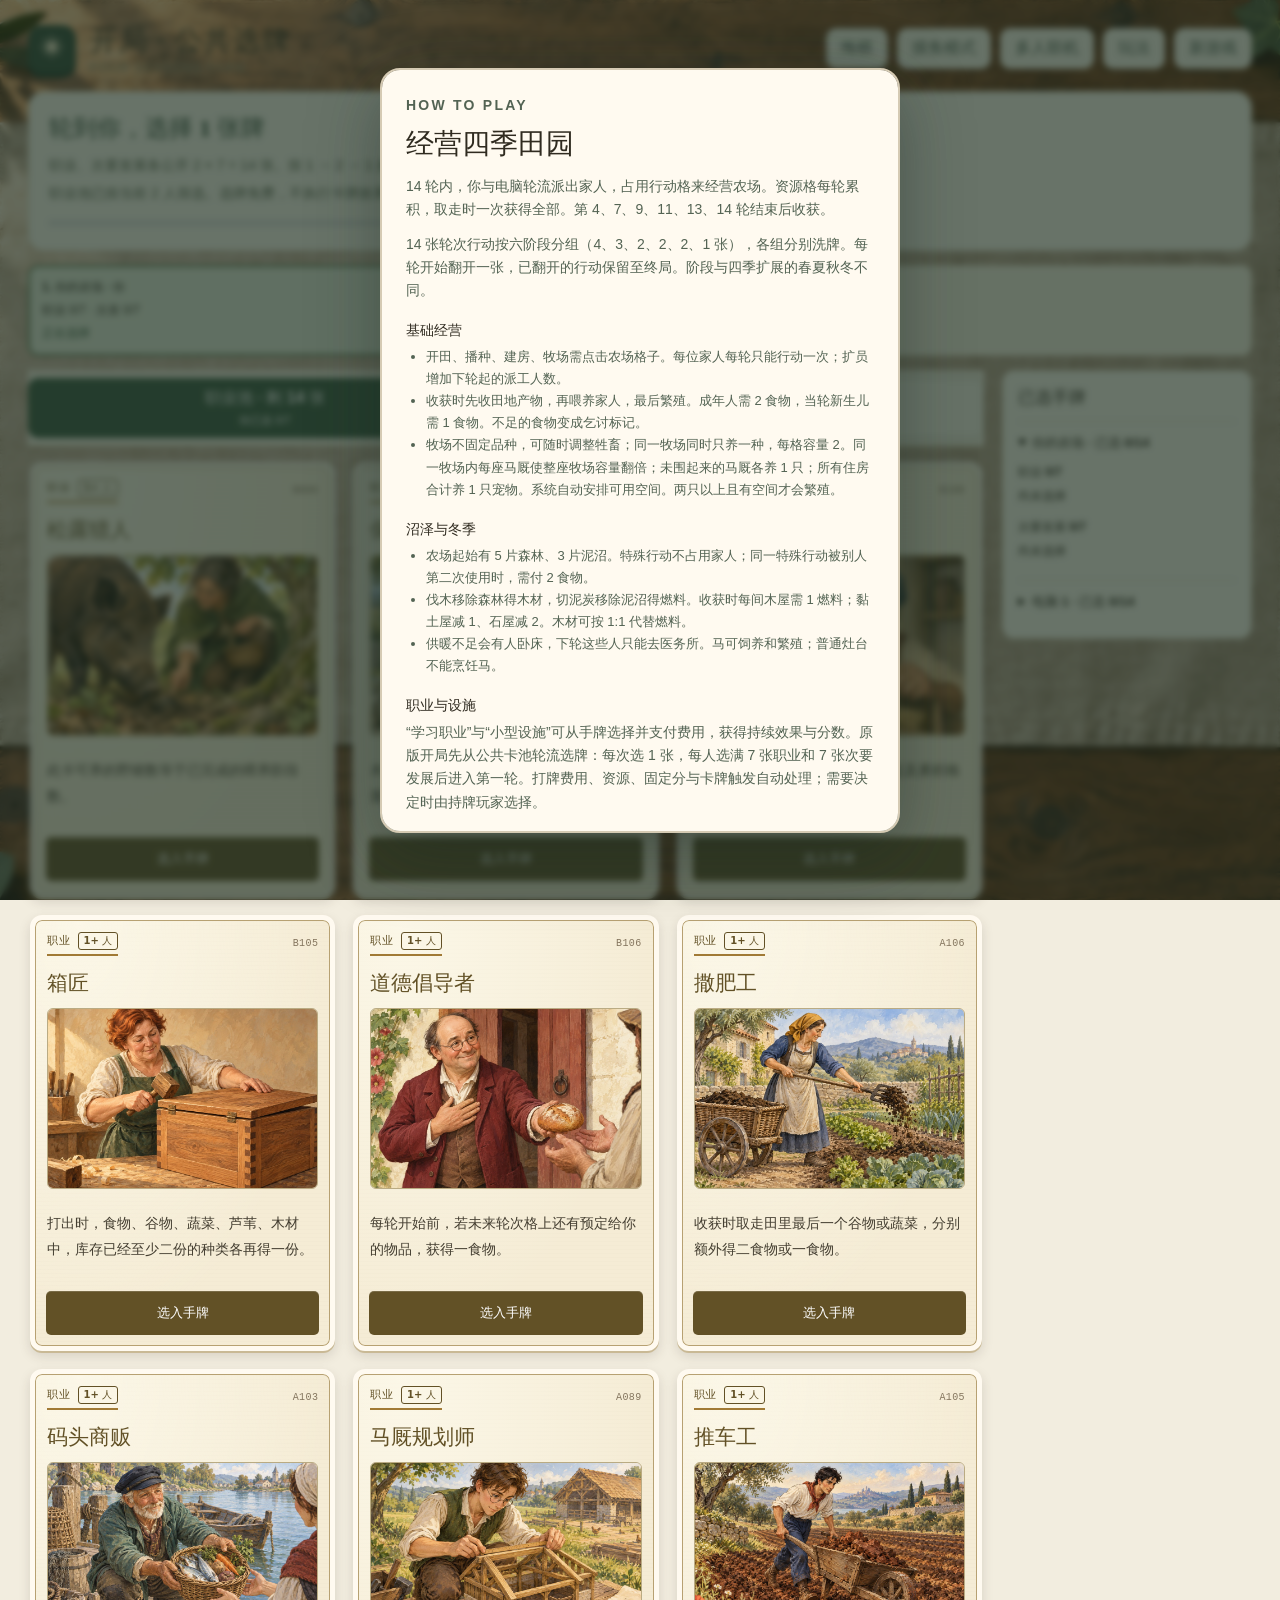
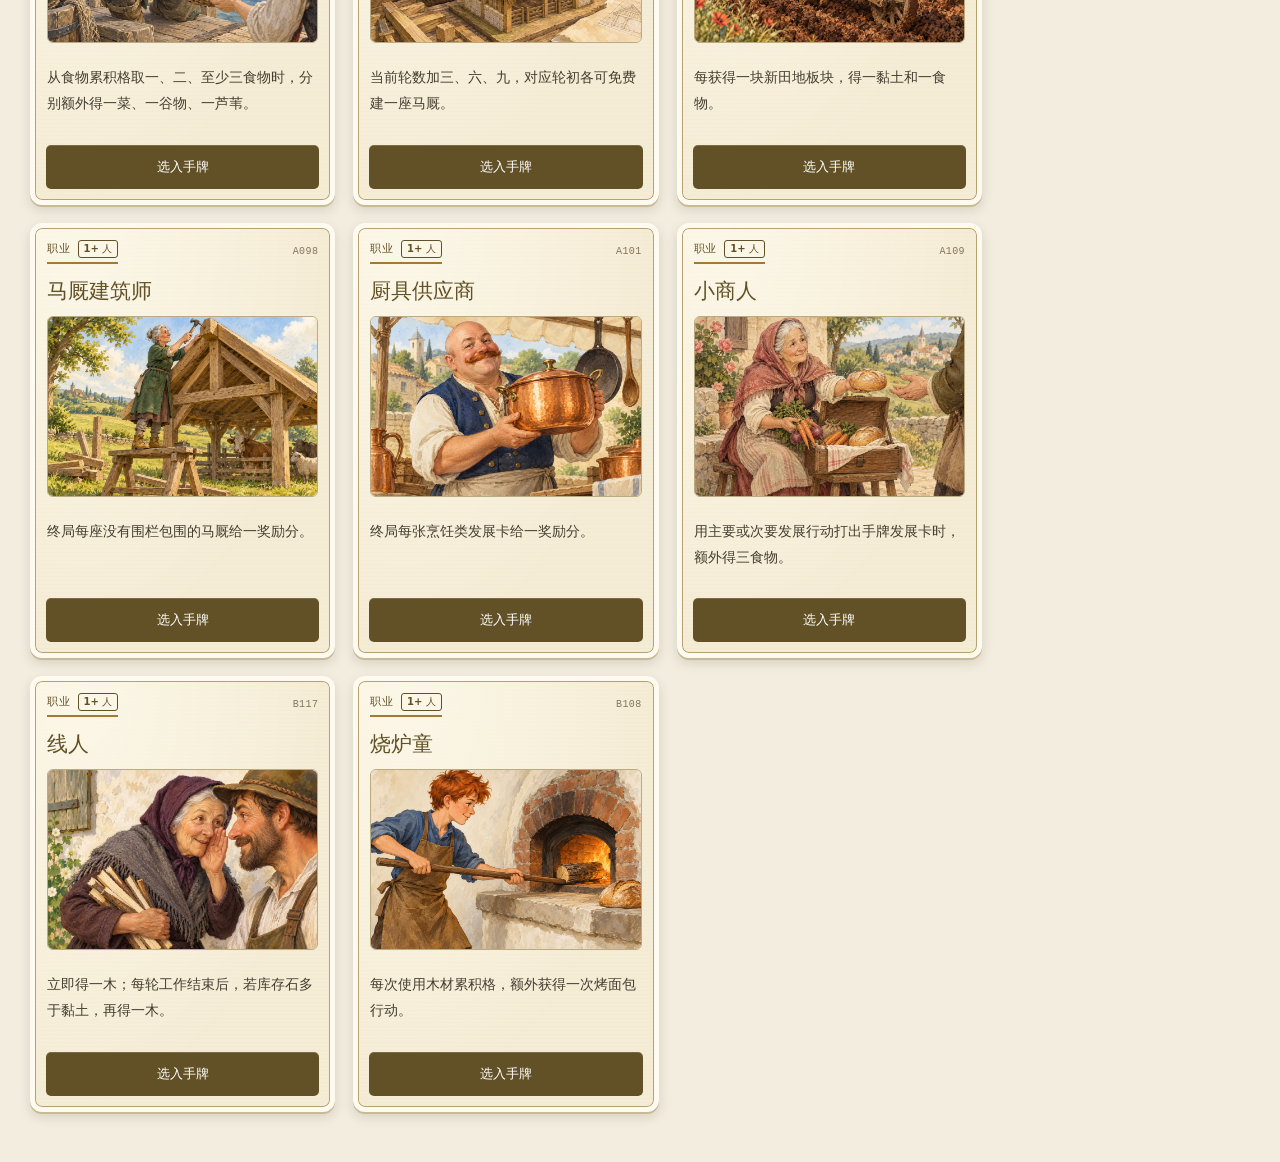
<file: index.html>
<!doctype html>
<html lang="zh-CN">
  <head>
    <meta charset="UTF-8" />
    <meta name="viewport" content="width=device-width, initial-scale=1, viewport-fit=cover" />
    <meta name="theme-color" content="#f2eddf" />
    <meta name="description" content="四季田园：支持 2–6 人联机的农场策略游戏，含原版 A/B 336 张卡牌与自动效果结算。" />
    <title>四季田园 · 农场策略游戏</title>
    <link rel="stylesheet" href="./style.css" />
  </head>
  <body>
    <div id="app"></div>
    <script src="./card-catalog.js"></script>
    <script src="./vendor/peerjs.min.js"></script>
    <script src="./multiplayer.js"></script>
    <script src="./original-rules.js"></script>
    <script src="./vendor/mammoth.browser.min.js"></script>
    <script src="./cover-mode.js"></script>
    <script type="module" src="./game.js"></script>
  </body>
</html>
</file>
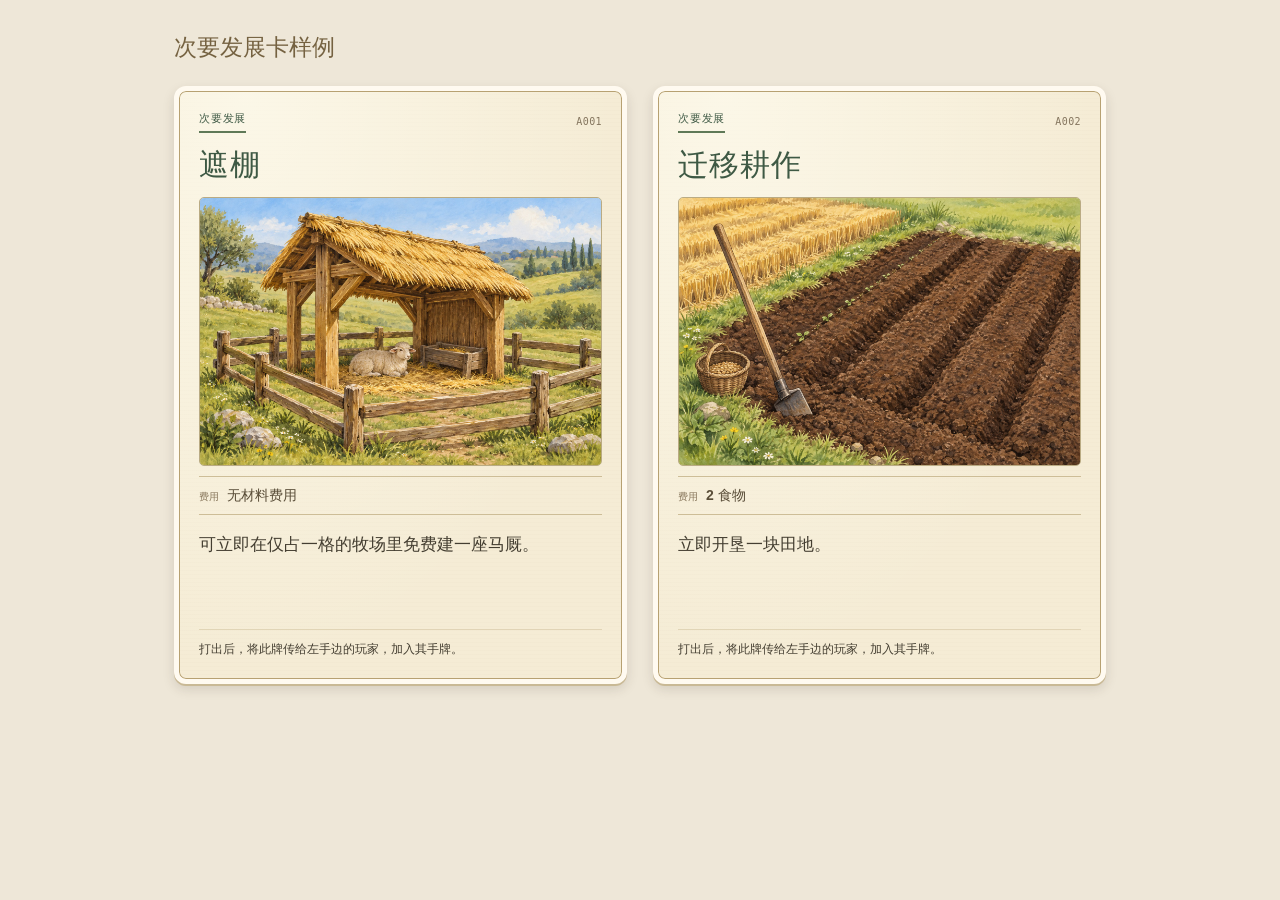
<file: previews/minor-cards/index.html>
<!doctype html><html lang="zh-CN"><head><meta charset="utf-8"><meta name="viewport" content="width=device-width,initial-scale=1"><title>次要发展卡样例 · 遮棚与迁移耕作</title><link rel="stylesheet" href="../../style.css"><style>
body{margin:0;background:#eee7d8;color:#493f30;min-height:100dvh}
.sample-page{width:min(980px,100%);margin:auto;padding:32px 24px}
.sample-heading{margin:0 0 22px;font:600 23px/1.4 'Songti SC',serif;color:#756241}
.sample-grid{display:grid;grid-template-columns:repeat(2,minmax(0,1fr));gap:26px;align-items:stretch}
.sample-grid .farm-card{padding:20px;min-width:0;border-radius:12px}
.sample-grid .farm-card .fc-title{margin:0;font-size:30px;padding:12px 0}
.sample-grid .farm-card .fc-art{height:auto;aspect-ratio:3/2;border-radius:5px;overflow:hidden}
.sample-grid .fc-art img{display:block;width:100%;height:100%;object-fit:cover}
.sample-grid .farm-card .fc-rules{padding:14px 0 12px;min-height:114px}
.sample-grid .farm-card .fc-effect{font-size:17px;line-height:1.85;margin:0}
@media(max-width:650px){.sample-page{padding:20px 14px}.sample-grid{grid-template-columns:1fr;gap:22px}.sample-grid .farm-card{padding:16px}.sample-grid .farm-card .fc-rules{min-height:0}}
</style></head><body><main class="sample-page"><h1 class="sample-heading">次要发展卡样例</h1><div class="sample-grid"><article class="detail-face farm-card fc-minor" aria-label="遮棚"><div class="fc-top"><span class="fc-type">次要发展</span><span class="fc-id">A001</span></div><h2 class="fc-title">遮棚</h2><div class="fc-art"><img src="./A001.jpg" width="1536" height="1024" alt="遮棚的田园手绘插画"></div><div class="fc-cost"><span>费用</span><strong>无材料费用</strong></div><div class="fc-rules"><p class="fc-effect">可立即在仅占一格的牧场里免费建一座马厩。</p></div><div class="fc-bottom"><span class="fc-passing-rule">打出后，将此牌传给左手边的玩家，加入其手牌。</span></div></article><article class="detail-face farm-card fc-minor" aria-label="迁移耕作"><div class="fc-top"><span class="fc-type">次要发展</span><span class="fc-id">A002</span></div><h2 class="fc-title">迁移耕作</h2><div class="fc-art"><img src="./A002.jpg" width="1536" height="1024" alt="迁移耕作的田园手绘插画"></div><div class="fc-cost"><span>费用</span><strong>2 食物</strong></div><div class="fc-rules"><p class="fc-effect">立即开垦一块田地。</p></div><div class="fc-bottom"><span class="fc-passing-rule">打出后，将此牌传给左手边的玩家，加入其手牌。</span></div></article></div></main></body></html>
</file>
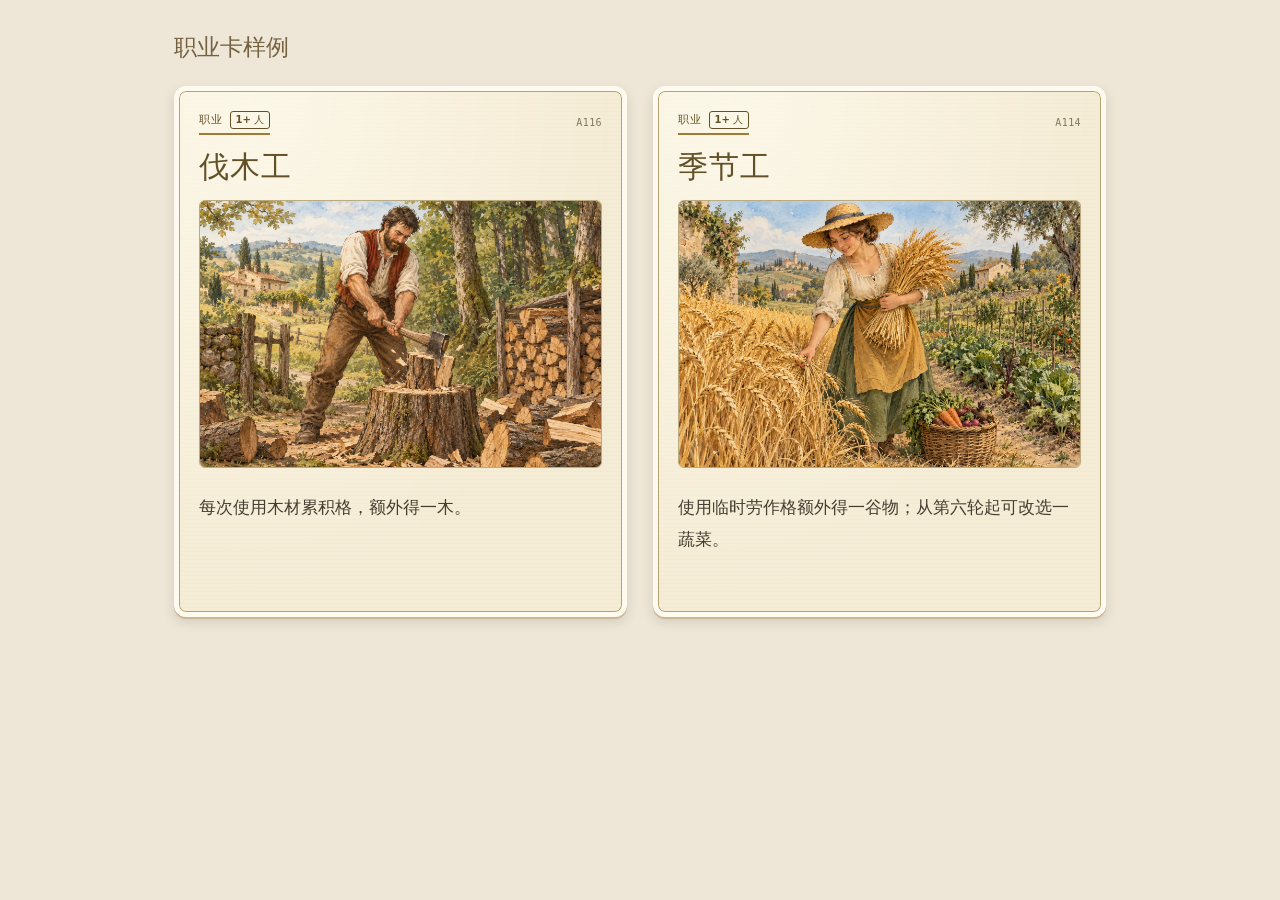
<file: previews/occupation-cards/index.html>
<!doctype html><html lang="zh-CN"><head><meta charset="utf-8"><meta name="viewport" content="width=device-width,initial-scale=1"><title>职业卡样例 · 伐木工与季节工</title><link rel="stylesheet" href="../../style.css"><style>
body{margin:0;background:#eee7d8;color:#493f30;min-height:100dvh}
.sample-page{width:min(980px,100%);margin:auto;padding:32px 24px}
.sample-heading{margin:0 0 22px;font:600 23px/1.4 'Songti SC',serif;color:#756241}
.sample-grid{display:grid;grid-template-columns:repeat(2,minmax(0,1fr));gap:26px;align-items:stretch}
.sample-grid .farm-card{padding:20px;min-width:0;border-radius:12px}
.sample-grid .farm-card .fc-title{margin:0;font-size:30px;padding:12px 0}
.sample-grid .farm-card .fc-art{height:auto;aspect-ratio:3/2;border-radius:5px;overflow:hidden}
.sample-grid .fc-art img{display:block;width:100%;height:100%;object-fit:cover}
.sample-grid .farm-card .fc-rules{padding:14px 0 12px;min-height:114px}
.sample-grid .farm-card .fc-effect{font-size:17px;line-height:1.85;margin:0}
@media(max-width:650px){.sample-page{padding:20px 14px}.sample-grid{grid-template-columns:1fr;gap:22px}.sample-grid .farm-card{padding:16px}.sample-grid .farm-card .fc-rules{min-height:0}}
</style></head><body><main class="sample-page"><h1 class="sample-heading">职业卡样例</h1><div class="sample-grid"><article class="detail-face farm-card fc-occupation" aria-label="伐木工">
      <div class="fc-top"><span class="fc-type">职业<span class="fc-players">1+ 人</span></span><span class="fc-id">A116</span></div>
      <h2 class="fc-title">伐木工</h2>
      <div class="fc-art"><img src="./A116.jpg" width="1536" height="1024" alt="伐木工的田园手绘插画"></div>
      <div class="fc-rules"><p class="fc-effect">每次使用木材累积格，额外得一木。</p></div>
    </article><article class="detail-face farm-card fc-occupation" aria-label="季节工">
      <div class="fc-top"><span class="fc-type">职业<span class="fc-players">1+ 人</span></span><span class="fc-id">A114</span></div>
      <h2 class="fc-title">季节工</h2>
      <div class="fc-art"><img src="./A114.jpg" width="1536" height="1024" alt="季节工的田园手绘插画"></div>
      <div class="fc-rules"><p class="fc-effect">使用临时劳作格额外得一谷物；从第六轮起可改选一蔬菜。</p></div>
    </article></div></main></body></html>
</file>
<file: style.css>
:root{font-family:ui-sans-serif,-apple-system,BlinkMacSystemFont,"Segoe UI","PingFang SC","Microsoft YaHei",sans-serif;color:#24382f;background:#f2eddf;font-synthesis:none}*{box-sizing:border-box}body{margin:0;min-width:320px}button{font:inherit;cursor:pointer}button:disabled{cursor:not-allowed}.shell{max-width:1600px;margin:0 auto;padding:22px 28px 32px}.masthead{display:flex;align-items:center;justify-content:space-between;gap:20px;margin-bottom:16px}.brand{display:flex;align-items:center;gap:14px}.brand-mark{width:48px;height:48px;border-radius:14px;background:#304c38;display:grid;place-items:center;color:#f4eacb;font-size:25px;box-shadow:0 5px 0 #1d3526}.brand h1{font-family:Georgia,"Songti SC",serif;font-size:28px;margin:0;letter-spacing:.05em}.brand p{margin:1px 0 0;color:#7a806f;font-size:12px;letter-spacing:.12em}.header-actions{display:flex;align-items:center;gap:9px}.ghost-btn{border:1px solid #c9c6b7;background:#f8f5e9;color:#46594c;padding:9px 14px;border-radius:10px;font-weight:700}.ghost-btn:hover{background:#fff}.round-pill{background:#334f3c;color:#f8efd8;padding:11px 16px;border-radius:100px;font-size:13px;font-weight:800;white-space:nowrap}.topline{display:grid;grid-template-columns:1fr auto 1fr;align-items:center;gap:14px;background:#e2e8d6;border:1px solid #cdd8c6;border-radius:14px;padding:13px 17px;margin-bottom:16px}.topline .turn{font-weight:800}.topline .turn span{display:inline-block;width:9px;height:9px;border-radius:50%;background:#d89150;margin-right:8px}.topline .turn.ai span{background:#6486a0}.topline .next{text-align:right;color:#56715b;font-size:13px}.season-track{display:flex;align-items:center;gap:5px}.season-track i{display:block;width:13px;height:13px;border-radius:50%;background:#cad2bc}.season-track i.past{background:#637f5d}.season-track i.now{background:#e7a960;outline:3px solid #f7e7c7}.summary-strip{display:grid;grid-template-columns:repeat(10,minmax(0,1fr));gap:8px;margin-bottom:17px}.resource{background:#fffaf0;border:1px solid #ded9c9;border-radius:12px;padding:10px 11px;min-width:0;box-shadow:0 3px 0 #e2ddce}.resource .res-top{font-size:19px;line-height:1}.resource .res-bottom{margin-top:4px;display:flex;align-items:baseline;justify-content:space-between;gap:2px}.resource .res-bottom span{font-size:11px;color:#758072;white-space:nowrap}.resource .res-bottom strong{font-size:18px;color:#263d2e}.main-grid{display:grid;grid-template-columns:minmax(510px,1.1fr) minmax(410px,.9fr);gap:18px;align-items:start}.panel{background:#fbf8ed;border:1px solid #d8d2be;border-radius:18px;box-shadow:0 6px 0 rgba(69,78,50,.08);overflow:hidden}.panel-head{display:flex;justify-content:space-between;align-items:center;padding:19px 20px 15px;border-bottom:1px solid #e9e4d6}.eyebrow{color:#9b7b53;font-weight:800;font-size:11px;letter-spacing:.16em;text-transform:uppercase;margin:0 0 4px}.panel h2{font-family:Georgia,"Songti SC",serif;font-size:23px;margin:0;font-weight:700}.head-note{font-size:12px;color:#7e8775}.action-list{padding:15px;display:grid;grid-template-columns:repeat(3,minmax(0,1fr));gap:10px}.action-card{position:relative;text-align:left;min-height:112px;border:1px solid #cdd8c9;border-radius:13px;padding:13px 12px 11px;background:linear-gradient(145deg,#f9fbf4,#e9f0e5);color:#243e2d;display:flex;flex-direction:column;align-items:flex-start;transition:transform .15s,box-shadow .15s,border-color .15s}.action-card:hover:not(:disabled){transform:translateY(-3px);box-shadow:0 7px 0 #d9e3d3;border-color:#7c9b7d}.action-card:focus-visible,.farm-cell:focus-visible,.ghost-btn:focus-visible,.primary-btn:focus-visible{outline:3px solid #e6a752;outline-offset:2px}.action-card.resource-card{background:linear-gradient(145deg,#f8f2e6,#eee2ce);border-color:#dfd3bb}.action-card.animal-card{background:linear-gradient(145deg,#f8f2e8,#eddfc9);border-color:#ddcdb4}.action-card.locked{opacity:.45;filter:grayscale(.5)}.action-card.used{background:#e7e6dd;opacity:.58;border-color:#d7d4c9}.action-icon{font-size:23px;line-height:1;margin-bottom:9px}.action-title{font-size:14px;font-weight:850;line-height:1.15}.action-detail{font-size:11px;color:#6d7b69;line-height:1.3;margin-top:5px}.action-badge{position:absolute;right:10px;top:10px;border-radius:7px;background:#375941;color:#fff6df;min-width:25px;height:24px;padding:2px 5px;display:grid;place-items:center;font-weight:900;font-size:13px}.action-card.used .action-badge{background:#a9aa9e}.unlock-tag{position:absolute;right:10px;top:10px;font-size:10px;font-weight:800;color:#6b7768}.farm-wrap{padding:18px 20px 20px}.farm-banner{display:flex;align-items:center;justify-content:space-between;gap:10px;margin-bottom:14px}.farm-player{display:flex;gap:8px;align-items:center;font-size:13px;font-weight:800}.farm-player .dot{width:10px;height:10px;border-radius:50%;background:#d88a4e}.farm-player.ai .dot{background:#6892ad}.view-switch{display:flex;background:#e7e8db;border-radius:9px;padding:3px;gap:2px}.view-switch button{border:0;border-radius:7px;background:transparent;color:#788374;padding:6px 10px;font-size:11px;font-weight:800}.view-switch button.active{background:#fffdf5;color:#284232;box-shadow:0 2px 4px #0001}.farm-field{display:grid;grid-template-columns:repeat(5,1fr);gap:7px;padding:12px;border-radius:16px;border:2px solid #b8cc9d;background:#9abb7c;box-shadow:inset 0 0 0 4px #a8c889}.farm-cell{aspect-ratio:1.02;border:1px solid #89a96f;border-radius:9px;background:#b6d08f;display:flex;flex-direction:column;justify-content:center;align-items:center;color:#49653b;position:relative;min-height:58px;overflow:hidden}.farm-cell.empty{background:repeating-linear-gradient(135deg,#b9d592 0 8px,#bed999 8px 16px)}.farm-cell.house{background:linear-gradient(145deg,#e2b985,#c88d5c);border-color:#a7754e;color:#633c29}.farm-cell.field{background:repeating-linear-gradient(0deg,#a1774b 0 8px,#b48958 8px 12px);border-color:#845e3d;color:#fff2d1}.farm-cell.pasture{background:repeating-linear-gradient(90deg,#86ae67 0 10px,#91b971 10px 20px);border:3px dashed #d8c58b;color:#25462c}.farm-cell.selectable{cursor:pointer;animation:pickPulse 1.4s ease-in-out infinite;outline:3px solid #ffdc74;outline-offset:-4px}.farm-cell.selectable:hover{transform:scale(.95);filter:brightness(1.1)}.farm-cell:disabled{cursor:default}.cell-icon{font-size:27px;line-height:1}.cell-label{font-size:11px;font-weight:900;text-shadow:0 1px 0 #ffffff55}.cell-qty{position:absolute;top:4px;right:6px;background:#fff9e0;color:#34503d;border-radius:5px;padding:1px 4px;font-size:10px;font-weight:900}.farm-footer{display:flex;justify-content:space-between;align-items:center;gap:10px;margin-top:12px;color:#6e7a69;font-size:11px}.farm-footer strong{color:#385940}.farm-tip{background:#f4ead0;border:1px solid #e3d2a5;color:#6d5730;border-radius:10px;padding:10px 12px;margin-top:13px;font-size:12px;line-height:1.4}.farm-tip.pick{background:#fff0c9;border-color:#e4b960;color:#62420b}.mini-stats{display:grid;grid-template-columns:repeat(4,1fr);gap:7px;margin-top:12px}.mini-stat{background:#f0f1e7;border-radius:9px;padding:8px;text-align:center;font-size:11px;color:#6e7a68}.mini-stat b{display:block;font-size:15px;color:#304c37;margin-bottom:2px}.below-grid{display:grid;grid-template-columns:1.1fr .9fr;gap:18px;margin-top:18px}.info-box{padding:18px 20px;min-height:140px}.info-box h3{margin:0 0 12px;font-family:Georgia,"Songti SC",serif;font-size:18px}.log-list{display:flex;flex-direction:column;gap:7px}.log-line{display:flex;gap:9px;font-size:12px;color:#5e6d5d;line-height:1.4}.log-line time{white-space:nowrap;color:#a09073;font-weight:800}.score-row{display:flex;justify-content:space-between;align-items:center;gap:10px;font-size:12px;padding:5px 0;border-bottom:1px dashed #e6e0d1}.score-row:last-child{border:0}.score-row b{color:#2f5538}.footer{text-align:center;font-size:11px;color:#9a9d8b;padding:24px 0 0}.footer a{color:inherit}.modal-backdrop{position:fixed;inset:0;background:#1c2e24a8;z-index:10;display:grid;place-items:center;padding:20px;backdrop-filter:blur(3px)}.modal{width:min(520px,100%);max-height:min(85vh,800px);overflow:auto;background:#fffaf0;border:2px solid #d5cab3;border-radius:20px;box-shadow:0 20px 70px #17251e66;padding:24px}.modal .eyebrow{margin-bottom:8px}.modal h2{font-family:Georgia,"Songti SC",serif;font-size:28px;margin:0 0 12px}.modal p{font-size:14px;line-height:1.65;color:#536353;margin:0 0 12px}.modal h3{font-size:14px;margin:20px 0 6px}.modal ul{padding-left:20px;margin:4px 0 14px;color:#536353;font-size:13px;line-height:1.7}.modal-actions{display:flex;gap:9px;justify-content:flex-end;margin-top:20px}.primary-btn{border:0;background:#375a40;color:white;padding:11px 16px;border-radius:10px;font-weight:800}.primary-btn:hover{background:#284b34}.modal-choice{display:grid;grid-template-columns:repeat(3,1fr);gap:8px;margin-top:14px}.choice-btn{border:1px solid #cbd5c2;border-radius:11px;background:#eff4e9;padding:12px 8px;color:#35513a;font-weight:800}.choice-btn:hover{background:#dcebcf}.harvest-grid{display:grid;grid-template-columns:1fr 1fr;gap:10px;margin:16px 0}.harvest-card{padding:13px;border-radius:12px;background:#edf1e4;font-size:12px;line-height:1.6}.harvest-card.ai{background:#e9eff2}.harvest-card b{display:block;font-size:15px;margin-bottom:5px}.result-score{font-size:50px;font-family:Georgia,serif;font-weight:800;color:#2d543a;margin:5px 0 14px}.result-score span{font-size:24px;color:#8c9b83}.cancel-pick{border:0;background:transparent;color:#9b6531;font-size:11px;text-decoration:underline;padding:0 4px}.notice{position:fixed;bottom:23px;left:50%;transform:translateX(-50%);background:#263e30;color:#fdf5df;padding:11px 16px;border-radius:10px;box-shadow:0 8px 25px #17251e55;z-index:12;font-size:12px;max-width:min(90vw,500px);text-align:center}@keyframes pickPulse{50%{box-shadow:inset 0 0 0 3px #fff2a0}}@media(max-width:1150px){.main-grid{grid-template-columns:1fr}.below-grid{grid-template-columns:1fr 1fr}.summary-strip{grid-template-columns:repeat(5,1fr)}}@media(max-width:700px){.shell{padding:12px}.masthead{align-items:flex-start;margin-bottom:12px}.brand-mark{width:40px;height:40px}.brand h1{font-size:21px}.brand p{font-size:9px}.header-actions{gap:5px;flex-wrap:wrap;justify-content:flex-end}.ghost-btn{font-size:11px;padding:7px 9px}.round-pill{padding:8px 10px;font-size:11px}.topline{grid-template-columns:1fr auto;padding:10px 12px;font-size:12px}.season-track{grid-column:1/-1;grid-row:2;justify-content:center}.topline .next{font-size:11px}.summary-strip{gap:5px}.resource{padding:7px 6px;border-radius:8px}.resource .res-top{font-size:17px}.resource .res-bottom span{font-size:9px}.resource .res-bottom strong{font-size:14px}.main-grid,.below-grid{display:block}.panel{margin-bottom:13px}.action-list{grid-template-columns:repeat(2,minmax(0,1fr));gap:7px;padding:10px}.action-card{min-height:100px;padding:10px}.panel-head{padding:14px}.panel h2{font-size:19px}.farm-wrap{padding:12px}.farm-field{gap:4px;padding:7px}.farm-cell{min-height:48px}.cell-icon{font-size:22px}.cell-label{font-size:9px}.mini-stats{grid-template-columns:repeat(2,1fr)}.info-box{min-height:0}.modal{padding:19px}}

.summary-strip.expanded{grid-template-columns:repeat(12,minmax(0,1fr));margin-bottom:10px}
.expansion-line{display:flex;align-items:center;justify-content:space-between;gap:10px;margin:0 0 17px;color:#64735f;font-size:12px}
.expansion-line button{border:1px solid #c7bd9e;background:#f9edd1;color:#654e28;border-radius:8px;padding:7px 10px;font-size:11px;font-weight:800;white-space:nowrap}
.expansion-line button:disabled{opacity:.45}
.special-section{border-top:1px solid #d9d0b8;background:#f7f0df;padding-top:13px}
.section-title{display:flex;align-items:baseline;justify-content:space-between;gap:10px;padding:0 16px}
.section-title h3{font-family:Georgia,"Songti SC",serif;font-size:18px;margin:0}
.section-title span{font-size:11px;color:#907f5e}
.special-card{background:linear-gradient(145deg,#f8eccc,#eaddb8);border-color:#d8be84}
.farm-cell.forest{background:linear-gradient(145deg,#577b49,#2e5b3b);border-color:#29573b;color:#e8f1ce}
.farm-cell.moor{background:repeating-linear-gradient(30deg,#77624f 0 9px,#675340 9px 18px);border-color:#594638;color:#f6dfb6}
.view-switch{flex-wrap:wrap;justify-content:flex-end;max-width:75%}
.farm-banner{align-items:flex-start}
.cards-panel{margin-top:18px}
.hand-grid{display:grid;grid-template-columns:repeat(4,minmax(0,1fr));gap:9px;padding:15px}
.hand-card{border:1px solid #d8d0bd;border-radius:11px;background:#f5f0df;padding:11px;min-height:97px;display:flex;flex-direction:column;gap:5px}
.hand-card b{font-size:13px;color:#354d39}
.hand-card span{font-size:11px;color:#657461;line-height:1.4}
.hand-card small{margin-top:auto;font-size:10px;color:#9a8059}
.played-cards{padding:0 15px 15px;font-size:11px;color:#7c806d}
.modal-choice.many{grid-template-columns:repeat(2,1fr)}
.choice-btn{text-align:left;display:flex;flex-direction:column;align-items:flex-start;gap:5px}
.choice-btn b{font-size:13px}.choice-btn small{font-size:10px;line-height:1.35;color:#75846f;font-weight:500}
.setup-grid{display:flex;flex-direction:column;gap:13px;margin:16px 0;color:#465b49;font-size:13px;font-weight:700}
.setup-grid label:first-child{display:flex;flex-direction:column;gap:6px}
.setup-grid select{padding:9px;border:1px solid #c9c9b9;border-radius:9px;background:#f7f4e8;font:inherit;color:#344b39}
.setup-grid .check-row{display:flex;align-items:flex-start;gap:8px;line-height:1.45}
.setup-grid input{accent-color:#3a6745;margin-top:2px}
.ranking{background:#f0f3e8;border-radius:11px;padding:10px 13px}
@media(max-width:1150px){.summary-strip.expanded{grid-template-columns:repeat(6,minmax(0,1fr))}.hand-grid{grid-template-columns:repeat(2,minmax(0,1fr))}}
@media(max-width:700px){.summary-strip.expanded{grid-template-columns:repeat(4,minmax(0,1fr))}.section-title{padding:0 10px;display:block}.section-title span{display:block;margin-top:4px}.farm-banner{display:block}.view-switch{margin-top:9px;max-width:none;justify-content:flex-start}.view-switch button{padding:6px 8px}.hand-grid{grid-template-columns:repeat(2,minmax(0,1fr));padding:10px}.cards-panel{margin-top:13px}.modal-choice{grid-template-columns:repeat(2,1fr)}}

/* Keep the farm close to the actions while large expansion sets are enabled. */
.main-grid{grid-template-columns:minmax(0,1.55fr) minmax(350px,.85fr)}
.farm-rail{min-width:0}
.farm-rail .cards-panel{margin-top:18px}
.major-taken{opacity:.55;background:#ebe9df}
.actions-panel{overflow:visible}
.actions-panel .action-list{grid-template-columns:repeat(4,minmax(0,1fr));gap:8px;padding:12px 15px 16px}
.actions-panel .action-card{min-height:94px;padding:11px 10px 9px}
.actions-panel .action-icon{font-size:21px;margin-bottom:6px}
.action-nav{position:sticky;top:0;z-index:3;display:flex;gap:6px;padding:9px 15px;background:#fbf8edee;border-bottom:1px solid #e5dfce;backdrop-filter:blur(8px)}
.action-nav button{border:1px solid #cbd6c5;background:#eef3e8;border-radius:7px;padding:7px 11px;color:#3c6044;font-size:12px;font-weight:800}
.action-nav button:hover,.action-nav button:focus-visible{background:#dcebcf;outline-color:#e6a752}
.action-section{scroll-margin-top:55px}
.action-section+.action-section{border-top:1px solid #e9e4d6}
.action-section .section-title{padding:15px 16px 0}
.season-section{background:#eff3e3}
.season-section .section-title{align-items:flex-start}
.season-section .section-title span{max-width:65%;line-height:1.4;text-align:right}
.season-section .action-list{grid-template-columns:minmax(170px,240px)}
.season-section .action-card{background:linear-gradient(145deg,#f9f6df,#dfe9c6);border-color:#b9cc9b}
.special-section{border-top:0;padding-top:0}
.special-section .section-title{padding-top:15px}
.later-actions{border-top:1px solid #e9e4d6}
.later-actions summary{cursor:pointer;padding:15px 16px;color:#3c6044;font-size:13px;font-weight:800;list-style-position:inside}
.later-actions summary:hover{background:#f2f1e6}
.later-actions summary span{float:right;color:#8b947f;font-size:11px}
.later-actions .action-list{padding-top:0}
@media(max-width:1200px){.main-grid{grid-template-columns:minmax(0,1.35fr) minmax(340px,.9fr)}.actions-panel .action-list{grid-template-columns:repeat(3,minmax(0,1fr))}}
@media(max-width:900px){.main-grid{display:flex;flex-direction:column;gap:13px}.farm-rail{display:contents}.farm-panel{order:0;width:100%}.actions-panel{order:1;width:100%}.cards-panel{order:2;width:100%;margin-top:0!important}.actions-panel .action-list{grid-template-columns:repeat(4,minmax(0,1fr))}}
@media(max-width:700px){.actions-panel .action-list{grid-template-columns:repeat(2,minmax(0,1fr));gap:7px;padding:10px}.actions-panel .action-card{min-height:90px}.action-section .section-title{padding:13px 10px 0}.season-section .section-title span{max-width:none;text-align:left}.season-section .action-list{grid-template-columns:minmax(0,1fr)}.action-nav{padding:8px 10px}.action-nav button{flex:1;padding:7px 4px;font-size:11px}.later-actions summary{padding:13px 10px}}

.alien-section{background:#eef0f5}.alien-section .action-card{background:linear-gradient(145deg,#f6f7ff,#e3e8f7);border-color:#bdc9e1}.alien-panel .hand-card{background:#f3f4fa}.empty-actions{grid-column:1/-1;color:#68738a;font-size:12px;margin:2px 0 8px}.farm-cell.circle{background:repeating-linear-gradient(45deg,#9c89ae 0 9px,#ae9ac0 9px 18px);border-color:#765f8d;color:#fff}
.alien-status{padding:10px 15px 0;color:#56627b;font-size:12px;font-weight:700}
.catalog-modal{width:min(880px,100%);max-height:88vh}.catalog-controls{display:grid;grid-template-columns:minmax(0,1fr) 135px 135px;gap:8px;margin:14px 0 8px}.catalog-controls input,.catalog-controls select{min-width:0;border:1px solid #cbd5c2;border-radius:9px;background:#fffdf6;padding:9px 11px;color:#304c37;font:inherit;font-size:13px}.catalog-count{color:#77816f;font-size:12px;font-weight:700;margin:8px 0}.catalog-grid{display:grid;grid-template-columns:repeat(3,minmax(0,1fr));gap:7px}.catalog-card{display:flex;flex-direction:column;gap:3px;min-height:78px;border:1px solid #d9d8ce;border-radius:10px;padding:9px 10px;background:#fffdf5;color:#304c37;text-decoration:none}.catalog-card.occupation{border-left:4px solid #d5a53f}.catalog-card.minor{border-left:4px solid #cc8850}.catalog-card:hover{background:#f2f6e9}.catalog-card b{font-size:11px;color:#95876d}.catalog-card span{font-size:13px;font-weight:800;line-height:1.25}.catalog-card small{color:#818878;font-size:10px;margin-top:auto}.catalog-pagination{position:sticky;bottom:-24px;background:#fffaf0;padding-top:12px}@media(max-width:700px){.catalog-controls{grid-template-columns:1fr 1fr}.catalog-controls input{grid-column:1/-1}.catalog-grid{grid-template-columns:repeat(2,minmax(0,1fr))}.catalog-card{min-height:74px}}

/* Overhead tabletop layout. The game rules and button targets stay unchanged. */
body{background:#8a5a34 url('./assets/tabletop.png') center top / cover fixed;color:#302b20}
.tabletop-shell{max-width:1840px;padding:18px clamp(14px,2.2vw,38px) 30px}
.tabletop-shell .masthead{margin:0 0 12px;padding:8px 14px;background:#f1dfae;border:3px solid #8e623a;border-radius:9px;box-shadow:0 5px 0 #50331e8a,0 9px 22px #321c1480}
.tabletop-shell .brand-mark{background:#5e763e;border:2px solid #e6d29d;border-radius:50%;box-shadow:0 2px 0 #2c4026}
.tabletop-shell .brand h1{font-size:25px;color:#42321e}.tabletop-shell .brand p{color:#75583b}
.tabletop-shell .ghost-btn{border:2px solid #a27b47;background:#f8e9c1;color:#533b24;border-radius:6px;box-shadow:0 3px 0 #80603a}
.tabletop-shell .round-pill{border:2px solid #d5b679;border-radius:7px;background:#536c3c;box-shadow:0 3px 0 #304529}
.tabletop-shell .topline{margin:0 0 13px;background:#f6e7bc;border:3px solid #997747;border-radius:8px;box-shadow:0 4px 0 #6b482f9e;grid-template-columns:1fr auto 1fr}
.tabletop-shell .topline .turn,.tabletop-shell .topline .next{color:#453a25}
.tabletop-layout{display:grid;grid-template-columns:minmax(285px,24%) minmax(0,1fr) minmax(205px,18%);grid-template-areas:'major major side' 'farm actions side' 'hand hand side';align-items:start;gap:15px;min-width:0}
.table-major{grid-area:major;min-width:0}.table-farm{grid-area:farm;min-width:0}.table-actions{grid-area:actions;min-width:0}.table-side{grid-area:side;min-width:0;display:flex;flex-direction:column;gap:15px}.table-hand{grid-area:hand;min-width:0;display:flex;flex-direction:column;gap:14px}
.tabletop-layout .panel{border-radius:10px;box-shadow:0 5px 0 #4f3d2880,0 12px 23px #382c2066}
.tabletop-layout .panel-head{padding:11px 14px 9px;background:#f3e7c6;border-bottom:2px solid #cbb989}.tabletop-layout .panel h2{font-size:20px;color:#49371f}.tabletop-layout .eyebrow{color:#957044;font-size:10px}.tabletop-layout .head-note{color:#806e50;font-size:11px}
.table-major .major-panel{margin:0;background:#536f40;border:5px solid #3f5831}.table-major .major-panel .panel-head{background:#e6d5a8}.table-major .hand-grid{display:flex;gap:10px;overflow-x:auto;scrollbar-color:#8d6b3e #dfd3ae;padding:12px}.table-major .hand-card{flex:0 0 150px;min-height:112px;background:linear-gradient(#f8eebf,#e9ce81);border:4px solid #fff8dd;border-radius:5px;box-shadow:0 3px 0 #2d4024,0 5px 10px #20321d80}.table-major .hand-card b{color:#533720;font-family:Georgia,'Songti SC',serif}.table-major .hand-card span{color:#554832;line-height:1.35}.table-major .major-taken{filter:grayscale(.7);opacity:.65}
.table-farm .farm-panel{background:linear-gradient(140deg,#8eaa67,#789553);border:7px solid #506b39}.table-farm .farm-wrap{padding:13px}.table-farm .farm-banner{background:#e7d49e;border:2px solid #a98b58;border-radius:5px;padding:7px;margin-bottom:11px}.table-farm .farm-field{background:#739953;border:4px solid #537b3c;border-radius:7px;box-shadow:inset 0 0 0 4px #a7bd7b,0 3px 0 #36502b}.table-farm .farm-cell{border-radius:5px;box-shadow:inset 0 2px 5px #24452540}.table-farm .farm-cell.empty{background:linear-gradient(145deg,#9fbd70,#b0cc81 55%,#88a95d)}.table-farm .farm-cell.selectable{outline-color:#ffdc73;z-index:1}.table-farm .farm-footer{color:#233a27;font-weight:700}.table-farm .farm-footer strong{color:#18321f}.table-farm .farm-tip{background:#f5e5b0;border:2px solid #a78952;border-radius:5px}.table-farm .mini-stat{background:#e5d8a9;color:#544a31;border:1px solid #aa975d;border-radius:5px}.table-farm .mini-stat b{color:#315131}
.table-actions .actions-panel{background:linear-gradient(130deg,#709255,#567b45);border:8px solid #476739;overflow:visible}.table-actions .actions-panel>.panel-head{background:#ecd9a9;border-bottom:3px solid #af8f57}.table-actions .action-section{border-top:2px solid #4d6a3c}.table-actions .section-title h3{color:#fff2c8;text-shadow:0 2px 1px #2d4b28;font-size:17px}.table-actions .section-title span{color:#e8e0be}.table-actions .action-list{grid-template-columns:repeat(4,minmax(0,1fr));gap:9px;padding:11px 13px 15px}.table-actions .action-card{min-height:116px;padding:10px;background:linear-gradient(155deg,#fff6d5,#efdba0 65%,#e8cb8e);border:4px solid #fff9e2;border-radius:6px;box-shadow:0 4px 0 #34542f,0 6px 8px #253e2d70;color:#44341f}.table-actions .action-card:hover:not(:disabled){transform:translateY(-3px);box-shadow:0 7px 0 #34542f,0 10px 13px #253e2d88;border-color:#fff}.table-actions .action-card.resource-card,.table-actions .action-card.animal-card,.table-actions .special-card,.table-actions .alien-section .action-card{background:linear-gradient(155deg,#fff4c8,#ecd38f)}.table-actions .action-title{font-family:Georgia,'Songti SC',serif;font-size:15px;color:#49351e}.table-actions .action-detail{font-size:11px;color:#6c593a;line-height:1.3}.table-actions .action-icon{font-size:25px;margin-bottom:7px}.table-actions .action-badge{background:#8f602b;border:2px solid #e6c982;border-radius:50%;height:29px;min-width:29px;top:7px;right:7px}.table-actions .action-card.used{opacity:1;filter:none;background:#eadab2;border-color:#d8c79f}.table-actions .action-card.locked{opacity:.5}.table-actions .action-card:disabled:not(.locked){cursor:not-allowed}.worker-token{position:absolute;right:9px;bottom:8px;width:24px;height:27px;clip-path:polygon(33% 0,67% 0,80% 18%,70% 36%,94% 52%,88% 70%,72% 65%,82% 100%,18% 100%,28% 65%,12% 70%,6% 52%,30% 36%,20% 18%);filter:drop-shadow(1px 3px 1px #2b2422)}.worker-token.human{background:#315dc3}.worker-token.computer{background:#c59a25}.table-actions .action-nav{top:0;background:#e7d6ad;box-shadow:0 2px 3px #28442240;padding:7px 12px}.table-actions .action-nav button{background:#f6e9c6;border:1px solid #b89d67;border-radius:5px;color:#5b4529}.table-actions .season-section,.table-actions .special-section,.table-actions .alien-section{background:transparent}.table-actions .later-actions{border-top:2px solid #4d6a3c}.table-actions .later-actions summary{color:#f6ebc5}.table-actions .empty-actions{color:#f3e9c9}
.resource-tray{background:#68472c;border:6px solid #53351f;border-radius:9px;padding:10px;box-shadow:0 5px 0 #352316,0 10px 20px #26191280}.tray-heading{display:flex;align-items:center;justify-content:space-between;color:#f9e9bc;font-family:Georgia,'Songti SC',serif;font-weight:800;font-size:16px;margin:2px 3px 10px}.tray-heading small{font:600 10px ui-sans-serif,sans-serif;color:#ddc392}.table-side .summary-strip,.table-side .summary-strip.expanded{display:grid;grid-template-columns:repeat(2,minmax(0,1fr));gap:7px;margin:0}.table-side .resource{background:#ead29e;border:2px solid #b8935c;border-radius:4px;padding:6px 7px;box-shadow:inset 0 2px 2px #855f3450}.table-side .resource .res-top{font-size:19px}.table-side .resource .res-bottom span{font-size:10px;color:#5b4a30}.table-side .resource .res-bottom strong{font-size:16px;color:#2b3723}.table-side .expansion-line{margin:10px 0 0}.table-side .expansion-line button{width:100%;background:#efd8a1;border:2px solid #ad8954}.table-side .info-box{background:#f4e7c4;border:4px solid #a78352;min-height:0;padding:10px 12px}.table-side .info-box h3{font-size:16px;margin-bottom:8px;color:#493720}.table-side .score-row{font-size:11px}.table-side .log-line{font-size:10px;line-height:1.35}.table-side .log-line time{font-size:10px}
.table-hand .cards-panel{margin:0;background:#5a4630;border:5px solid #493824}.table-hand .cards-panel .panel-head{background:#e7d3a0}.table-hand .hand-grid{display:flex;gap:10px;overflow-x:auto;padding:12px 15px 17px}.table-hand .hand-card{flex:0 0 160px;min-height:155px;background:linear-gradient(#fff1c3,#e9d095);border:5px solid #fff9e8;border-radius:6px;box-shadow:0 4px 0 #2b241c,0 6px 10px #1e171480;padding:8px;gap:4px}.table-hand .hand-card b{font-family:Georgia,'Songti SC',serif;color:#563c21;font-size:14px}.table-hand .hand-card span{color:#5d523e;font-size:11px}.table-hand .hand-card small{color:#866b45}.table-hand .occupation-card{background:linear-gradient(#f3e8b7,#dcd097)}.table-hand .minor-card{background:linear-gradient(#f6e9b2,#ebc58d)}.card-illustration{height:44px;display:grid;place-items:center;background:linear-gradient(120deg,#a5b985,#d9cf9b);border:1px solid #a08a54;border-radius:3px;font-size:25px}.table-hand .played-cards{color:#f3e6c3}.tabletop-shell .footer{color:#f2e6cc;text-shadow:0 1px 2px #37251c}
@media(max-width:1250px){.tabletop-layout{grid-template-columns:minmax(270px,34%) minmax(0,1fr);grid-template-areas:'major major' 'farm actions' 'side side' 'hand hand'}.table-side{display:grid;grid-template-columns:minmax(220px,1.15fr) minmax(200px,.8fr) minmax(210px,1fr)}.table-actions .action-list{grid-template-columns:repeat(3,minmax(0,1fr))}.table-side .summary-strip,.table-side .summary-strip.expanded{grid-template-columns:repeat(4,minmax(0,1fr))}}
@media(max-width:900px){body{background-attachment:scroll}.tabletop-layout{display:grid;grid-template-columns:1fr;grid-template-areas:'farm' 'side' 'actions' 'hand' 'major';gap:13px}.table-side{display:grid;grid-template-columns:1fr 1fr}.table-side .resource-tray{grid-column:1/-1}.table-side .summary-strip,.table-side .summary-strip.expanded{grid-template-columns:repeat(6,minmax(0,1fr))}.table-actions .action-list{grid-template-columns:repeat(4,minmax(0,1fr))}.tabletop-shell .masthead{flex-wrap:wrap}.tabletop-shell .topline{grid-template-columns:1fr auto}.tabletop-shell .topline .season-track{grid-column:1/-1;grid-row:2}}
@media(max-width:700px){.tabletop-shell{padding:10px}.tabletop-shell .masthead{padding:8px;gap:8px}.tabletop-shell .brand h1{font-size:21px}.tabletop-shell .header-actions{gap:5px}.tabletop-shell .ghost-btn{font-size:10px;padding:7px}.tabletop-shell .topline{padding:10px}.table-side{grid-template-columns:1fr}.table-side .resource-tray{grid-column:auto}.table-side .summary-strip,.table-side .summary-strip.expanded{grid-template-columns:repeat(4,minmax(0,1fr))}.table-actions .action-list{grid-template-columns:repeat(2,minmax(0,1fr));gap:7px}.table-actions .action-card{min-height:103px}.table-actions .action-nav{position:static;flex-wrap:wrap}.table-actions .action-nav button{flex:1 1 27%}.table-farm .farm-cell{min-height:46px}.table-hand .hand-card{flex-basis:146px}}

/* Phone play surface: persistent resources, one task at a time. */
.mobile-nav{display:none}
@media(max-width:700px){
  html{scroll-padding-top:130px}
  body{background-size:auto 100vh;-webkit-text-size-adjust:100%}
  button,a,input,select,summary{touch-action:manipulation}
  .tabletop-shell{padding:8px max(8px,env(safe-area-inset-right)) calc(82px + env(safe-area-inset-bottom)) max(8px,env(safe-area-inset-left))}
  .tabletop-shell .masthead{display:grid;grid-template-columns:1fr;margin-bottom:8px;padding:8px 10px;border-width:2px;gap:5px}
  .tabletop-shell .brand{gap:8px}.tabletop-shell .brand-mark{width:30px;height:30px;font-size:18px}
  .tabletop-shell .brand h1{font-size:20px}.tabletop-shell .brand p{display:none}
  .tabletop-shell .header-actions{display:flex;flex-wrap:nowrap;justify-content:space-between;gap:6px}
  .tabletop-shell .ghost-btn{font-size:12px;min-height:44px;padding:7px 9px;box-shadow:0 2px 0 #80603a}
  .tabletop-shell .round-pill{margin-left:auto;font-size:11px;padding:8px;white-space:nowrap}
  .tabletop-shell .topline{grid-template-columns:1fr auto;gap:4px;padding:8px 10px;margin-bottom:8px;border-width:2px}
  .tabletop-shell .topline .season-track{display:none}.tabletop-shell .topline .turn{font-size:12px}.tabletop-shell .topline .next{font-size:11px}
  .tabletop-layout{display:flex;flex-direction:column;gap:10px}
  .tabletop-layout>div{width:100%}.table-side{display:contents}
  .tabletop-layout .panel{margin:0;border-width:4px;box-shadow:0 3px 0 #4f3d2855}
  .tabletop-layout .panel-head{padding:10px;gap:8px;align-items:center}.tabletop-layout .panel h2{font-size:18px}
  .tabletop-layout .eyebrow{display:none}.tabletop-layout .head-note{font-size:11px;max-width:52%;text-align:right;line-height:1.4}
  .table-side .resource-tray{order:-2;position:sticky;top:0;z-index:5;width:100%;padding:6px;border-width:3px;box-shadow:0 3px 8px #30211255}
  .tray-heading{font-family:inherit;font-size:11px;margin:0 2px 5px}.tray-heading small{font-size:11px;color:#ffefc4}
  .table-side .summary-strip,.table-side .summary-strip.expanded{grid-template-columns:repeat(6,minmax(0,1fr));gap:4px}
  .table-side .resource{padding:4px 2px;border-width:1px;display:flex;align-items:center;justify-content:center;gap:3px;min-height:30px}
  .table-side .resource .res-top{font-size:16px}.table-side .resource .res-bottom{margin:0}
  .table-side .resource .res-bottom span{display:none}.table-side .resource .res-bottom strong{font-size:14px;font-variant-numeric:tabular-nums}
  .table-side .expansion-line{display:none}
  .table-farm,.table-actions,.table-major,.table-hand,.table-side .info-box{display:none}
  [data-mobile-screen="actions"] .table-actions,[data-mobile-screen="farm"] .table-farm,[data-mobile-screen="cards"] .table-major,[data-mobile-screen="overview"] .table-side .info-box{display:block}
  [data-mobile-screen="cards"] .table-hand{display:flex;order:-1}
  [data-mobile-screen="overview"] .table-side .info-box{width:100%;padding:14px}
  [data-mobile-screen="overview"] .table-side .expansion-line{display:block;margin:6px 0 0}
  [data-mobile-screen="overview"] .table-side .expansion-line button{min-height:44px}
  .table-side .score-row,.table-side .log-line,.table-side .log-line time{font-size:13px}
  .table-side .log-line{line-height:1.6}.table-side .score-row{padding:9px 0}
  .table-actions .action-nav{position:static;flex-wrap:nowrap;overflow-x:auto;gap:5px;padding:7px;scrollbar-width:thin}
  .table-actions .action-nav button{flex:0 0 auto;min-height:44px;padding:8px 13px;font-size:12px;white-space:nowrap}
  [data-mobile-category="basic"] [data-jump="basic"],[data-mobile-category="special"] [data-jump="special"],[data-mobile-category="season"] [data-jump="season"],[data-mobile-category="alien"] [data-jump="alien"],[data-mobile-category="expansion"] [data-jump="expansion"]{background:#4d6838;color:#fff6d8;border-color:#3d572b}
  .table-actions .action-section{display:none;scroll-margin-top:115px;border:0}
  [data-mobile-category="basic"] .basic-section,[data-mobile-category="special"] .special-section,[data-mobile-category="season"] .season-section,[data-mobile-category="alien"] .alien-section,[data-mobile-category="expansion"] .expansion-section{display:block}
  .table-actions .action-list{grid-template-columns:repeat(2,minmax(0,1fr));gap:8px;padding:10px}
  .table-actions .action-card{min-height:108px;padding:10px 9px;border-width:3px}
  .table-actions .action-title{font-family:inherit;font-size:15px;line-height:1.3}.table-actions .action-detail{font-size:12px;line-height:1.45}
  .table-actions .action-icon{font-size:23px;margin-bottom:6px}.table-actions .action-card.used{padding-bottom:30px}
  .table-actions .section-title{padding:10px 10px 0}.table-actions .section-title h3{font-size:14px;margin:0 0 3px}.table-actions .section-title span{font-size:11px}
  .table-actions .later-actions{display:none}[data-mobile-category="basic"] .later-actions{display:block}
  .table-actions .later-actions summary{min-height:44px;padding:12px 10px}
  .table-farm .farm-wrap{padding:8px}.table-farm .farm-banner{padding:7px;margin-bottom:8px}
  .table-farm .farm-player{font-size:12px}.table-farm .view-switch{overflow-x:auto;max-width:100%;margin-top:6px;scrollbar-width:thin}
  .table-farm .view-switch button{flex:0 0 auto;min-width:44px;min-height:44px;font-size:12px}
  .table-farm .farm-field{grid-template-columns:repeat(5,minmax(0,1fr));padding:5px;gap:4px;border-width:2px;scroll-margin-top:120px}
  .table-farm .farm-cell{min-width:0;min-height:44px;padding:2px;aspect-ratio:1}.table-farm .cell-icon{font-size:23px}.table-farm .cell-label{font-size:10px}
  .table-farm .farm-footer{flex-wrap:wrap;gap:4px;font-size:11px}.table-farm .mini-stats{grid-template-columns:repeat(4,minmax(0,1fr));gap:4px}.table-farm .mini-stat{padding:8px 2px;font-size:10px}
  .table-farm .farm-tip{font-size:13px;line-height:1.5;margin-top:8px;padding:8px}.cancel-pick{min-height:44px;padding:8px 12px;font-size:13px}
  .table-hand .hand-grid,.table-major .hand-grid{display:grid;grid-template-columns:repeat(2,minmax(0,1fr));padding:10px;gap:9px;overflow:visible}
  .table-hand .hand-card,.table-major .hand-card{min-width:0;min-height:145px;padding:8px;border-width:3px;overflow-wrap:anywhere}
  .table-hand .hand-card b,.table-major .hand-card b{font-size:14px}.table-hand .hand-card span,.table-major .hand-card span{font-size:12px;line-height:1.5}.table-hand .hand-card small,.table-major .hand-card small{font-size:11px}
  .table-hand .card-illustration{height:36px;font-size:22px}.table-hand .played-cards{font-size:12px;line-height:1.5}
  .mobile-nav{position:fixed;bottom:0;left:0;right:0;z-index:8;display:flex;background:#f5e7c5;border-top:2px solid #927247;box-shadow:0 -3px 14px #37251c25;padding:5px max(8px,env(safe-area-inset-right)) calc(5px + env(safe-area-inset-bottom)) max(8px,env(safe-area-inset-left));gap:5px}
  .mobile-nav button{flex:1;display:flex;flex-direction:column;align-items:center;justify-content:center;gap:3px;min-height:52px;border:0;border-radius:9px;background:transparent;color:#6e5b3f;font-size:12px;font-weight:700}
  .mobile-nav button span{font-size:22px;line-height:1}.mobile-nav button[aria-current]{background:#4d6838;color:#fff4d3}.mobile-nav button:disabled{opacity:.4}
  .mobile-nav button:focus-visible{outline:3px solid #ca903d;outline-offset:-3px}
  .tabletop-shell .footer{display:none}.notice{bottom:calc(76px + env(safe-area-inset-bottom));font-size:13px}
  .modal-backdrop{padding:10px 8px max(10px,env(safe-area-inset-bottom));align-items:end}
  .modal{max-height:calc(100dvh - 24px - env(safe-area-inset-top));padding:18px;border-radius:16px;overscroll-behavior:contain}
  .modal h2{font-size:23px}.modal p{font-size:14px}.modal-actions{position:sticky;bottom:-18px;background:#fffaf0;padding:12px 0 6px;margin-top:12px;flex-wrap:wrap}
  .modal-actions button{min-height:44px;flex:1}.choice-btn{min-height:64px}.choice-btn small{font-size:12px}
  .catalog-controls input,.catalog-controls select,.setup-grid select{font-size:16px;min-height:44px}
  .setup-grid .check-row{min-height:44px;align-items:center}.setup-grid input{width:20px;height:20px;flex-shrink:0}
}
@media(max-width:360px){
  .tabletop-shell .ghost-btn{padding:6px;font-size:11px}.tabletop-shell .header-actions{gap:4px}
  .table-actions .action-card{padding:8px 7px}.table-side .resource{gap:2px}.table-side .resource .res-top{font-size:14px}
  .table-farm .cell-icon{font-size:20px}.table-farm .mini-stat{font-size:9px}
}
@media(prefers-reduced-motion:reduce){.action-card,.farm-cell.selectable{animation:none;transition:none}}

/* Online rooms share the same boards, with a separate lobby and connection status. */
.online-bar{display:flex;align-items:center;gap:12px;flex-wrap:wrap;padding:9px 12px;margin-bottom:10px;border:2px solid #9b7d48;border-radius:8px;background:#f8e9be;color:#4d5f37;font-size:13px}
.online-bar button{min-height:36px;border:1px solid #b69961;border-radius:6px;background:#fff5d6;color:#4a5e34;font:inherit;font-weight:700;padding:6px 10px}
.online-bar span{flex:1;min-width:140px;line-height:1.5}
.online-field{display:flex;flex-direction:column;gap:6px;font-size:13px;color:#4b5b3d;font-weight:700}
.online-field input{width:100%;min-width:0;min-height:44px;padding:10px;border:1px solid #b5bf9f;border-radius:8px;background:#fffef7;color:#2e4932;font:inherit;font-size:16px}
.room-join{display:grid;grid-template-columns:minmax(0,1fr) auto;align-items:end;gap:8px;margin:16px 0}.room-join button{min-height:44px}
.room-create{border-top:1px solid #d5c8a9;padding-top:4px;margin-top:20px}.room-create .setup-grid{gap:8px}.room-create>.primary-btn{width:100%;min-height:44px}
.room-code{text-align:center;user-select:all;font:800 30px ui-monospace,monospace;letter-spacing:.12em;border:2px dashed #9baa7b;border-radius:10px;background:#ecf0dd;padding:14px;margin:14px 0;color:#34523b}
.room-members{display:grid;gap:8px;margin:15px 0}.room-members>div{display:flex;align-items:center;gap:12px;justify-content:space-between;padding:12px;background:#eff1e1;border-radius:8px;font-size:13px}.room-members b{overflow-wrap:anywhere}.room-members span{flex-shrink:0;font-size:12px;color:#647953}
.room-error:empty{display:none}.online-modal .room-error{color:#98532e;font-size:13px}.room-controls{display:flex;gap:8px;flex-wrap:wrap}.room-controls button{min-height:44px;flex:1}.room-resume{margin-top:16px;width:100%;min-height:44px}
@media(max-width:700px){.tabletop-shell .header-actions{display:grid;grid-template-columns:repeat(4,minmax(0,1fr));position:relative}.tabletop-shell .round-pill{position:absolute;right:0;bottom:calc(100% + 8px);padding:6px 8px;font-size:10px}.tabletop-shell .header-actions .ghost-btn{padding:7px 3px;font-size:11px}.online-bar{padding:7px;gap:5px;font-size:11px}.online-bar button{min-height:44px;padding:6px}.online-bar span{min-width:120px}.online-modal .room-code{font-size:26px}.room-members>div{padding:10px}.room-create .setup-grid{display:grid;grid-template-columns:1fr 1fr}.room-create .setup-grid>label:first-child{grid-column:1/-1}.online-modal .modal-actions{gap:8px}}
/* Full original library and shared tabletop card settlement. */
.catalog-card{text-align:left;font:inherit;cursor:pointer;align-items:stretch;min-width:0}
.catalog-card em{font-size:11px;font-style:normal;color:#79715d;overflow-wrap:anywhere}
.catalog-card p{font-size:12px;font-weight:400;line-height:1.65;margin:6px 0 9px;color:#47513e}
.catalog-card small{line-height:1.6}.catalog-card:focus-visible,.card-title-button:focus-visible{outline:3px solid #758e4f;outline-offset:2px}
.card-title-button{border:0;background:none;color:#36532b;font:inherit;text-decoration:underline;text-underline-offset:3px;padding:4px 0;cursor:pointer;text-align:left}
.card-detail dl{display:grid;grid-template-columns:88px 1fr;gap:12px;font-size:14px;line-height:1.8}.card-detail dt{color:#79715d}.card-detail dd{margin:0}.card-english{color:#84795e;font-style:italic}.card-detail a{color:#456939}
.deck-help{font-size:12px!important;line-height:1.7;color:#7c735f!important;grid-column:1/-1}.settlement-rule{background:#f1ecd7;border:1px solid #d7cfab;border-radius:10px;padding:12px;margin:12px 0}.settlement-rule p{margin:6px 0}
.settlement-controls{display:grid;grid-template-columns:1fr 1fr;gap:10px;margin:14px 0;align-items:end}.settlement-controls label{display:flex;flex-direction:column;gap:6px;font-size:13px}.settlement-controls input,.settlement-controls select,.settlement-modal textarea{width:100%;min-width:0;min-height:44px;border:1px solid #c9c7b3;background:#fffdf7;border-radius:8px;padding:9px;font:inherit;color:#304c37}.settlement-modal textarea{min-height:70px;resize:vertical}.settlement-modal summary{cursor:pointer;padding:12px 0;font-weight:bold}.settlement-modal .modal-actions{position:sticky;bottom:-24px;background:#fffaf0;padding:12px 0}
@media(max-width:700px){.catalog-grid{grid-template-columns:1fr}.catalog-card{padding:12px}.catalog-card span{font-size:16px}.catalog-card p{font-size:14px}.catalog-card small{font-size:12px}.settlement-controls input,.settlement-controls select,.settlement-modal textarea{font-size:16px}}

.active-minors{padding:0 16px 14px}.active-minors h3{font-size:14px;margin:8px 0;color:#49351e}.active-minors details{border-top:1px solid #c9b57d;padding:9px 0}.active-minors summary{cursor:pointer;font-size:13px;font-weight:700;color:#49351e}.active-minors p{margin:8px 0 0;font-size:12px;line-height:1.6;color:#5e503a;overflow-wrap:anywhere}.active-minors .minor-state{background:#eee6c9;border-radius:5px;padding:8px;color:#35513a}.card-abilities{padding:0 16px 14px}.card-abilities h3{font-size:14px}.card-abilities button{margin:0 6px 6px 0;min-height:40px}

/* Shared opening draft: full card rules stay readable on phones. */
.draft-shell{max-width:1500px}.draft-intro{background:#fbf8ed;border:1px solid #d8d2be;border-radius:16px;padding:20px}.draft-intro h2{margin:0 0 10px;font-family:Georgia,'Songti SC',serif;color:#304c38}.draft-intro p{font-size:14px;line-height:1.6;margin:6px 0;color:#56614c}.draft-intro progress{width:min(420px,70%);height:10px;accent-color:#426344;margin-right:12px}.draft-intro>span{font-size:12px}.draft-intro .draft-last{color:#34583b;font-weight:700}.draft-seats{display:grid;grid-template-columns:repeat(auto-fit,minmax(160px,1fr));gap:8px;margin:14px 0}.draft-seat{background:#f7f2e2;border:1px solid #d8cfb7;border-radius:10px;padding:12px;font-size:12px;display:flex;flex-direction:column;gap:6px}.draft-seat.is-current{border:2px solid #4c7149;background:#e5eddb}.draft-seat b{color:#34583b}.draft-layout{display:grid;grid-template-columns:minmax(0,1fr) 250px;gap:18px;align-items:start}.draft-tabs{display:flex;gap:8px;background:#f2eddf;padding:8px 0;position:sticky;top:0;z-index:2}.draft-tabs button{flex:1;min-height:54px}.draft-tabs span{display:block;font-size:11px;font-weight:400;margin-top:4px}.draft-tabs .active{background:#375a40;color:white;border-color:#375a40}.draft-grid{display:grid;grid-template-columns:repeat(3,minmax(0,1fr));gap:12px}.draft-card{display:flex;flex-direction:column;gap:10px;background:#fff8de;border:3px solid #fffdf1;border-radius:9px;padding:15px;box-shadow:0 3px 0 #cfbc8e;color:#49351e;min-width:0}.draft-card.occupations{background:#f4e9b5}.draft-card-top{display:flex;justify-content:space-between;font-size:11px;color:#826a41}.draft-card>.card-title-button{font-size:17px;text-align:left;line-height:1.4}.draft-card p{font-size:13px;line-height:1.7;margin:0;flex:1}.draft-card small{font-size:11px;color:#796848;line-height:1.6}.draft-card>.primary-btn{min-height:44px}.draft-card>.primary-btn:disabled{background:#e7dfc9;color:#8a8370}.draft-hands{background:#fbf8ed;border:1px solid #d8d2be;border-radius:12px;padding:15px;position:sticky;top:16px}.draft-hands h2{font-size:17px;margin:0 0 12px}.draft-hands details{border-top:1px solid #e2dac5;padding:12px 0}.draft-hands summary{cursor:pointer;font-size:13px;font-weight:700}.draft-hands details>div{font-size:12px;margin-top:12px}.draft-hands p{line-height:1.8;margin:5px 0}.draft-empty{padding:20px;color:#796848}
@media(max-width:1050px){.draft-layout{grid-template-columns:minmax(0,1fr) 210px}.draft-grid{grid-template-columns:repeat(2,minmax(0,1fr))}}
@media(max-width:700px){.draft-shell{padding:12px}.draft-shell .brand-mark{display:none}.draft-shell .brand h1{font-size:21px}.draft-intro{padding:15px}.draft-intro h2{font-size:20px}.draft-intro p{font-size:12px}.draft-seats{display:flex;overflow-x:auto;gap:6px}.draft-seat{min-width:160px}.draft-layout{display:flex;flex-direction:column}.draft-pool,.draft-hands{width:100%}.draft-hands{position:static}.draft-grid{grid-template-columns:repeat(2,minmax(0,1fr));gap:8px}.draft-card{padding:10px;gap:8px}.draft-card>.card-title-button{font-size:15px}.draft-card p{font-size:12px}.draft-card small{font-size:10px}.draft-tabs{top:0}.draft-tabs button{font-size:12px;padding:8px}.draft-card>.primary-btn{font-size:12px;padding:9px 5px}}
@media(max-width:360px){.draft-grid{grid-template-columns:1fr}}

/* Private document switcher lives outside the regularly re-rendered game. */
.cover-settings{width:min(540px,calc(100vw - 28px));max-height:90dvh;overflow:auto;border:1px solid #d3d9d0;border-radius:16px;padding:28px;background:#fcfdfb;color:#27392d;box-shadow:0 20px 80px #0004;font:14px/1.65 system-ui,sans-serif}.cover-settings::backdrop{background:#18251ac9}.cover-settings h2{margin:0 0 10px;font-size:25px}.cover-settings p{margin:12px 0}.cover-settings small{display:block;color:#627065;font-size:12px}.cover-eyebrow{letter-spacing:.15em;font-size:11px;color:#6d806f}.cover-close{float:right;font-size:25px;border:0;background:none;cursor:pointer;width:40px;height:40px}.cover-upload{display:block;padding:16px;background:#edf2e9;border:1px dashed #a8b89f;border-radius:9px;margin:20px 0 10px;font-weight:700}.cover-upload input{display:block;max-width:100%;margin-top:10px;font:13px system-ui}.cover-key-row{display:flex;align-items:center;justify-content:space-between;gap:15px;margin:20px 0 10px}.cover-settings button{cursor:pointer;min-height:42px}.cover-key{border:1px solid #acb9ac;border-bottom:3px solid #8e9f8f;background:white;border-radius:7px;padding:8px 14px;font-weight:700}.cover-file{overflow-wrap:anywhere}.cover-feedback{color:#8c522a;min-height:24px}.cover-note{font-size:12px;color:#627065;border-top:1px solid #e0e5dc;padding-top:12px}.cover-setting-actions{display:flex;justify-content:space-between;gap:12px}.cover-setting-actions button{padding:9px 16px;border:1px solid #b9c3b7;border-radius:7px;background:white;color:#354634}.cover-setting-actions .cover-preview{background:#3d6348;color:#fff;border-color:#3d6348}.cover-settings button:disabled{opacity:.45;cursor:not-allowed}
body.cover-active{background:#edf0f3!important;overflow:hidden}body.cover-active #app{display:none!important}.cover-viewer[hidden]{display:none!important}.cover-viewer{position:fixed;inset:0;z-index:2147483000;background:#edf0f3;color:#26323b;font:14px/1.6 Arial,'PingFang SC',sans-serif;display:flex;flex-direction:column}.cover-toolbar{height:52px;flex-shrink:0;padding:0 22px;background:#fff;border-bottom:1px solid #dfe3e8;display:flex;align-items:center;gap:12px}.cover-toolbar strong{font-weight:500;overflow:hidden;text-overflow:ellipsis;white-space:nowrap;flex:1}.cover-doc-icon{font-size:25px;color:#4772a7}.cover-toolbar button{width:40px;height:40px;border:0;background:none;color:#60717f;font-size:24px;cursor:pointer}.cover-content{flex:1;min-height:0;overflow:auto;position:relative}.cover-paper{max-width:840px;min-height:calc(100% - 64px);margin:32px auto;padding:60px 68px;box-sizing:border-box;background:white;box-shadow:0 2px 10px #24324312;color:#222;line-height:1.85;font-size:15px;overflow-wrap:anywhere}.cover-paper pre{font:inherit;white-space:pre-wrap;margin:0}.cover-paper table{border-collapse:collapse;width:100%}.cover-paper th,.cover-paper td{border:1px solid #cbd1d8;padding:8px}.cover-content>iframe{display:block;border:0;width:100%;height:calc(100% - 28px);background:white}.cover-pdf-hint{height:28px;margin:0;text-align:right;padding:4px 16px;box-sizing:border-box;font-size:11px;color:#657586}.cover-content>img{display:block;max-width:100%;height:auto;margin:24px auto}.cover-toolbar button:focus-visible{outline:2px solid #9bb1c8;outline-offset:-4px}@media(max-width:700px){.cover-settings{padding:20px}.cover-key-row{align-items:start;flex-direction:column}.cover-paper{margin:12px;padding:28px 22px;min-height:calc(100% - 24px)}.cover-toolbar{padding:0 12px}.tabletop-shell .header-actions{grid-template-columns:repeat(5,minmax(0,1fr))}.draft-shell .header-actions{flex-wrap:wrap}}

/* Printed farm cards: one face across the draft, collection and tabletop. */
:is(.draft-card,.hand-card,.catalog-card,.detail-face).farm-card{
  --card-ink:#625126;--card-accent:#a17a35;--card-wash:#e9dfba;
  position:relative;isolation:isolate;display:flex;flex-direction:column;align-items:stretch;gap:0;
  padding:12px;min-width:0;border:5px solid #fffaf0;border-radius:12px;
  background:radial-gradient(ellipse at 15% 0,#fffdf1aa,transparent 70%),repeating-linear-gradient(0deg,#79643b04 0 1px,transparent 1px 4px),#f5ecd5;
  color:#493f30;box-shadow:inset 0 0 0 1px #b7a172,0 2px 0 #c9b995,0 5px 12px #3f2e2526;
  text-align:left;overflow:visible;transition:transform .18s ease,box-shadow .18s ease;
}
:is(.draft-card,.hand-card,.catalog-card,.detail-face).fc-minor{--card-ink:#3e5944;--card-accent:#5f7957;--card-wash:#dce4ca}
:is(.draft-card,.hand-card,.catalog-card,.detail-face).fc-major{--card-ink:#813f30;--card-accent:#a45d41;--card-wash:#edcfb7}
.farm-card.farm-card .fc-top{display:flex;align-items:center;justify-content:space-between;gap:8px;color:var(--card-ink);font-size:10px;font-weight:700;letter-spacing:.08em;line-height:1.4}
.farm-card.farm-card .fc-type{display:block;border-bottom:2px solid var(--card-accent);padding-bottom:4px;color:var(--card-ink);font-size:11px;font-weight:700;line-height:1.4}
.farm-card.farm-card .fc-id{font:10px/1.4 ui-monospace,monospace;color:#84755e;letter-spacing:.04em;overflow-wrap:anywhere;text-align:right}
.farm-card.farm-card .fc-title{display:block;font:700 21px/1.35 'Songti SC','Noto Serif CJK SC',Georgia,serif;letter-spacing:.03em;color:var(--card-ink);padding:12px 0 10px;text-wrap:balance}
.farm-card .fc-title .card-title-button{font:inherit;color:inherit;display:block;width:100%;min-height:30px;text-decoration:none;padding:0}
.farm-card .fc-title .card-title-button:hover{color:#a0662c;text-decoration:underline;text-underline-offset:5px}
.farm-card.farm-card .fc-english{font:italic 12px/1.4 Georgia,serif;color:#8b7c63;display:block;margin:-4px 0 12px}
.farm-card.farm-card .fc-art{display:block;position:relative;margin:0 0 10px;border:1px solid #baab83;border-radius:40% 40% 4px 4px / 10% 10% 4px 4px;background:radial-gradient(ellipse at 50% 35%,#fff6d3,var(--card-wash));overflow:hidden;height:108px;flex-shrink:0}
.fc-art-svg{display:block;width:100%;height:100%;filter:drop-shadow(0 2px 0 #fcf0cf80)}
.farm-card.farm-card .fc-score{position:absolute;right:8px;bottom:8px;width:35px;height:39px;display:flex;flex-direction:column;justify-content:center;align-items:center;background:#fbf1cc;border:1px solid #b69b5c;outline:2px solid #fbf1cc;box-shadow:0 2px 4px #66512b33;border-radius:50% 50% 4px 4px;color:#715221;line-height:1}
.farm-card .fc-score strong{font:700 19px/1 Georgia,serif}
.farm-card.farm-card .fc-score span{font:9px/1.4 system-ui;color:#715221}
.farm-card.farm-card .fc-cost{display:flex;align-items:baseline;gap:8px;padding:8px 0;border-top:1px solid #cdbd97;border-bottom:1px solid #cdbd97;color:#594d38;font-size:12px;line-height:1.5}
.farm-card.farm-card .fc-cost>span{font-size:10px;color:#88775c;flex-shrink:0;font-weight:500}
.farm-card .fc-cost strong{font-size:12px;font-weight:600;overflow-wrap:anywhere}
.farm-card.farm-card .fc-rules{display:block;flex:1;padding:12px 0 16px}
.farm-card.farm-card .fc-label{display:block;color:#88775c;font:10px/1.4 system-ui,sans-serif;letter-spacing:.12em;margin-bottom:7px}
.farm-card.farm-card .fc-effect{display:block;color:#443e31;font-size:13px;line-height:1.8;font-weight:400;overflow-wrap:anywhere}
.farm-card.farm-card .fc-bottom{display:flex;align-items:baseline;justify-content:space-between;gap:7px;flex-wrap:wrap;border-top:1px solid #cdbd9780;padding:9px 0 0;margin-top:auto}
.farm-card.farm-card .fc-requirement{font-size:11px;line-height:1.6;color:#77674e;font-weight:400}
.farm-card.farm-card .fc-passing{font-size:10px;color:var(--card-ink);font-weight:700;white-space:nowrap}
.farm-card .fc-pick{margin:12px -1px -1px;border-radius:5px;background:var(--card-ink);font-size:13px;min-height:44px;box-shadow:inset 0 1px #ffffff26}
.farm-card .fc-pick:hover:not(:disabled){background:var(--card-accent)}
.farm-card.farm-card .fc-owned{position:absolute;top:100px;left:50%;transform:translateX(-50%) rotate(-12deg);border:2px solid #775c45;background:#f8f0dcee;color:#775c45;font-size:15px;letter-spacing:.2em;padding:5px 10px;white-space:nowrap}
.table-hand .hand-card.farm-card{flex-basis:226px;min-height:0;padding:12px}
.table-major .hand-card.farm-card{flex-basis:210px;min-height:0;padding:12px}
.table-major .major-taken.farm-card{filter:saturate(.5);opacity:.8}
.table-hand .hand-grid,.table-major .hand-grid{gap:16px;padding:17px;scroll-snap-type:x proximity}
.hand-card.farm-card{scroll-snap-align:start}
.draft-grid{gap:18px;padding:7px 2px 18px}
.draft-tabs{border-bottom:1px solid #baac87;margin-bottom:8px}
.catalog-modal{width:min(1020px,100%)}
.catalog-grid{gap:16px;padding:6px 2px 16px}
.catalog-card.farm-card{cursor:pointer}
.card-detail{width:min(490px,100%);padding:20px;background:#f1e8d6}
.card-detail .detail-face{padding:20px}
.detail-face.farm-card .fc-title{font-size:29px;padding:14px 0}
.detail-face.farm-card .fc-art{height:155px}
.detail-face.farm-card .fc-effect{font-size:16px;line-height:1.9}
.detail-face.farm-card .fc-cost strong{font-size:14px}
.detail-face.farm-card .fc-requirement{font-size:13px}
.card-detail .card-detail-note{font-size:11px;line-height:1.65;margin:16px 2px 10px;color:#857358}
.card-detail>a{font-size:12px}.card-detail .modal-actions{margin-top:12px;position:sticky;bottom:-20px;padding:10px 0;background:#f1e8d6;z-index:1}
@media(hover:hover){.draft-card.farm-card:hover,.catalog-card.farm-card:hover,.hand-card.farm-card:hover{transform:translateY(-3px);box-shadow:inset 0 0 0 1px #b7a172,0 3px 0 #c9b995,0 10px 20px #3f2e2533}}
.catalog-card.farm-card:focus-visible{outline:3px solid #bc8738;outline-offset:3px}
@media(max-width:700px){
  .draft-grid,.catalog-grid{grid-template-columns:repeat(2,minmax(0,1fr));gap:10px}
  :is(.draft-card,.hand-card,.catalog-card).farm-card{border-width:3px;border-radius:9px;padding:9px}
  .table-hand .hand-card.farm-card,.table-major .hand-card.farm-card{padding:9px}
  .table-hand .hand-grid,.table-major .hand-grid{gap:10px;padding:10px}
  .farm-card.farm-card .fc-title{font-size:18px;padding:10px 0;letter-spacing:0}
  .farm-card.farm-card .fc-art{height:86px}
  .farm-card.farm-card .fc-effect{font-size:12px;line-height:1.8}
  .farm-card.farm-card .fc-cost{gap:5px;flex-wrap:wrap}
  .farm-card .fc-cost strong{font-size:11px}
  .farm-card.farm-card .fc-rules{padding:10px 0 12px}
  .farm-card.farm-card .fc-requirement{font-size:10px}
  .farm-card.farm-card .fc-id{font-size:9px}
  .farm-card .fc-pick{font-size:12px;padding:9px 4px}
  .catalog-modal{padding:14px}.catalog-pagination{bottom:-14px}
  .detail-face.farm-card .fc-art{height:140px}.detail-face.farm-card .fc-effect{font-size:15px}
}
@media(max-width:360px){.draft-grid,.catalog-grid{grid-template-columns:1fr}.farm-card.farm-card .fc-art{height:115px}.farm-card.farm-card .fc-effect{font-size:14px}}
@media(prefers-reduced-motion:reduce){.farm-card.farm-card{transition:none}.farm-card.farm-card:hover{transform:none}}
.farm-card.farm-card .fc-players{display:inline-block;margin-left:7px;padding:1px 5px;border:1px solid currentColor;border-radius:3px;color:var(--card-ink);font:600 10px/1.4 system-ui,sans-serif;letter-spacing:0;white-space:nowrap}

/* Major improvement rules: one visible row per food conversion. */
:is(.farm-card.farm-card,.choice-btn) .major-rules{display:flex;flex-direction:column;gap:12px;color:#443e31;font-size:13px;line-height:1.6;font-weight:400;text-align:left}
:is(.farm-card.farm-card,.choice-btn) .major-rule-group{display:block}
:is(.farm-card.farm-card,.choice-btn) .major-rule-title{display:block;font-size:11px;font-weight:700;color:#813f30;margin-bottom:5px;line-height:1.5}
:is(.farm-card.farm-card,.choice-btn) .major-exchanges{display:grid;gap:4px}
:is(.farm-card.farm-card,.choice-btn) .major-exchange{display:grid;grid-template-columns:1fr auto 1fr;gap:7px;align-items:center;background:#eadbc080;border-radius:4px;padding:5px 7px;font-size:13px;line-height:1.4}
:is(.farm-card.farm-card,.choice-btn) .major-exchange>span{font:inherit;color:#443e31}
:is(.farm-card.farm-card,.choice-btn) .major-exchange>span[aria-hidden]{color:#948269}
:is(.farm-card.farm-card,.choice-btn) .major-exchange>strong{color:#813f30;font-size:15px;font-weight:750;text-align:right;white-space:nowrap}
:is(.farm-card.farm-card,.choice-btn) .major-rule-text{display:block;font-size:12px;line-height:1.7;color:#443e31;margin-top:5px}
.farm-card.farm-card .fc-passing-rule{display:block;font-size:12px;line-height:1.7;color:#443e31;font-weight:400}
.farm-card.fc-major .fc-art{height:72px}
.choice-btn .major-rules{margin-top:12px;border-top:1px solid #cdbd97;padding-top:10px}
.detail-face.farm-card .major-rules{gap:14px}
.detail-face.farm-card .major-rule-title{font-size:13px}
.detail-face.farm-card .major-exchange{font-size:15px;padding:7px 10px}
.detail-face.farm-card .major-exchange>strong{font-size:18px}
.detail-face.farm-card .major-rule-text{font-size:14px}
.detail-face.farm-card.fc-major .fc-art{height:100px}
@media(max-width:700px){
  .farm-card.fc-major .fc-art{height:62px}
  .farm-card.farm-card .major-exchange{gap:4px;padding:5px;font-size:12px}
  .farm-card.farm-card .major-exchange>strong{font-size:14px}
  .detail-face.farm-card .major-exchange{font-size:15px;padding:7px 10px}
  .detail-face.farm-card .major-exchange>strong{font-size:18px}
}
.card-detail .detail-face.fc-major .fc-title{font-size:26px;padding:8px 0}
.card-detail .detail-face.fc-major .fc-art{height:72px}
.card-detail .detail-face.fc-major .fc-rules{padding:10px 0}
.card-detail .detail-face.fc-major .major-exchange{font-size:14px;padding:5px 9px}
.card-detail .detail-face.fc-major .major-exchange>strong{font-size:16px}

/* Generated major-card artwork stays separate from live rule text. */
.farm-card.farm-card.fc-major .fc-art{height:auto;aspect-ratio:3/2;border-radius:6px;background:#fffaf0}
.fc-art-image{display:block;width:100%;height:100%;object-fit:cover}
.card-detail{max-height:calc(100dvh - 32px)}
.card-detail .detail-face.fc-major .fc-art{height:128px;aspect-ratio:auto}

/* Occupation artwork and rules retain readable proportions as text grows. */
.farm-card.farm-card.fc-occupation .fc-art{height:auto;aspect-ratio:3/2;border-radius:6px}
.farm-card.farm-card .fc-effect{font-size:14px;line-height:1.85;white-space:normal;max-height:none;overflow:visible;text-overflow:clip;line-break:strict}
.farm-card.farm-card .fc-rule-sentence{display:block;font:inherit;color:inherit}
.farm-card.farm-card .fc-rule-sentence+.fc-rule-sentence{margin-top:.55em}
.detail-face.farm-card .fc-effect{font-size:17px;line-height:1.9}
.detail-face.farm-card.fc-occupation .fc-art{height:auto;aspect-ratio:3/2}
@media(max-width:700px){
  .farm-card.farm-card .fc-effect{font-size:14px;line-height:1.85}
  .detail-face.farm-card .fc-effect{font-size:17px;line-height:1.9}
}

/* Minor improvement paintings use the same readable landscape window. */
.farm-card.farm-card.fc-minor .fc-art:has(.fc-art-image){height:auto;aspect-ratio:3/2;border-radius:6px}

/* One tabletop: action boards above, card racks below. */
.board-overview{max-width:1920px}
.board-overview .panel{border-radius:6px}
.board-overview .panel-head h2 small{font:600 12px/1.2 system-ui;color:#86714f;margin-left:6px}
.board-overview .table-hand .cards-panel{background:#786044;border:3px solid #5a462e}
.board-overview .table-hand .played-rack{background:#697849;border-color:#465733}
.board-overview .table-hand .hand-grid{align-items:start;scrollbar-width:thin;scrollbar-color:#bca477 transparent}
.board-overview .rack-empty{margin:4px;padding:12px;color:#fff2d0;font-size:13px}
.board-overview .hand-card.farm-card{box-shadow:0 3px 0 #4e3c2860,0 5px 10px #35271830}
.board-overview .table-hand .active-minors{margin:0 16px 16px}
.major-supply-grid{display:grid;grid-template-columns:repeat(10,minmax(0,1fr));gap:8px;padding:10px}
.major-supply-card{position:relative;display:flex;flex-direction:column;align-items:stretch;gap:3px;padding:5px;border:2px solid #f7eccf;background:#f3e5bc;color:#493823;border-radius:4px;text-align:left;min-width:0;cursor:pointer;box-shadow:0 3px 0 #31462466}
.major-supply-card .fc-art-image{height:64px;object-fit:cover;border-radius:2px}
.supply-name{font:700 13px/1.5 'Songti SC',serif}
.supply-cost{font:11px/1.4 system-ui;color:#6d563a}
.supply-owner{position:absolute;top:10px;left:5px;right:5px;background:#473d2ae8;color:#fff4d8;font-size:11px;text-align:center;padding:4px 0}
.major-supply-card:hover{border-color:#fff;transform:translateY(-2px)}
.board-overview button:focus-visible{outline:3px solid #b56d24;outline-offset:3px}
@media(min-width:701px){
  .board-overview{padding:12px 16px 24px}
  .board-overview .masthead{border-width:1px;padding:8px 12px;box-shadow:0 3px 9px #3c291c38;margin-bottom:8px;background:#f1e7cb}
  .board-overview .brand h1{font-size:22px}.board-overview .brand p{font-size:9px}
  .board-overview .brand-mark{width:32px;height:32px;font-size:21px}
  .board-overview .ghost-btn{border-width:1px;box-shadow:none;padding:8px 12px;font-size:12px}
  .board-overview .topline{border-width:1px;margin-bottom:10px;padding:9px 12px;box-shadow:0 2px 5px #3c291c30;background:#eee1bd}
  .board-overview .tabletop-layout{display:grid;grid-template-columns:214px minmax(0,1fr) 160px;grid-template-areas:'farm actions side' 'major major major' 'hand hand hand';gap:12px;align-items:start}
  .board-overview .tabletop-layout .panel{box-shadow:0 3px 0 #42351e55,0 7px 15px #39281930}
  .board-overview .tabletop-layout .panel-head{padding:8px 10px;border-bottom-width:1px}
  .board-overview .tabletop-layout .panel h2{font-size:17px}
  .board-overview .tabletop-layout .eyebrow{font-size:8px;letter-spacing:.14em;margin-bottom:3px}
  .board-overview .tabletop-layout .head-note{font-size:10px}
  .board-overview .table-farm .farm-panel{border-width:3px}
  .board-overview .farm-wrap{padding:8px}
  .board-overview .farm-banner{display:block;padding:6px;margin-bottom:8px}
  .board-overview .farm-player{font-size:13px}
  .board-overview .view-switch{max-width:none;margin-top:7px;gap:3px;justify-content:flex-start}
  .board-overview .view-switch button{padding:5px 7px;font-size:10px}
  .board-overview .farm-field{padding:4px;gap:3px;border-width:2px}
  .board-overview .farm-cell{aspect-ratio:1;min-height:0;padding:2px;border-width:1px}
  .board-overview .cell-icon{font-size:19px}.board-overview .cell-label{font-size:8px}.board-overview .cell-qty{font-size:10px}
  .board-overview .farm-footer{display:flex;flex-wrap:wrap;gap:4px;font-size:10px;padding-top:8px}
  .board-overview .farm-tip{padding:8px;font-size:11px;line-height:1.6;margin-top:8px;border-width:1px}
  .board-overview .mini-stats{grid-template-columns:repeat(2,1fr);gap:5px;margin-top:8px}
  .board-overview .mini-stat{padding:7px 3px;font-size:10px}.board-overview .mini-stat b{font-size:17px;margin-bottom:3px}
  .board-overview .table-side{display:flex;gap:10px}
  .board-overview .resource-tray{padding:7px;border-width:3px;border-radius:6px}
  .board-overview .tray-heading{display:block;font-size:13px;margin-bottom:8px}.board-overview .tray-heading small{display:block;margin-top:3px;font-size:10px}
  .board-overview .table-side .summary-strip{grid-template-columns:repeat(2,minmax(0,1fr));gap:4px}
  .board-overview .resource{display:flex;gap:5px;align-items:center;padding:5px 3px;border-width:1px}
  .board-overview .resource .res-top{font-size:17px}.board-overview .resource .res-bottom{margin:0;display:flex;flex-direction:column;gap:0}
  .board-overview .resource .res-bottom span{font-size:9px}.board-overview .resource .res-bottom strong{font-size:15px;font-variant-numeric:tabular-nums}
  .board-overview .table-side .info-box{padding:9px;border-width:2px}.board-overview .table-side .info-box h3{font-size:13px}
  .board-overview .table-side .score-row{padding:5px 0;font-size:10px}
  .board-overview .tabletop-log .log-list{max-height:130px;overflow:auto}
  .board-overview .table-actions .actions-panel{border:0;background:transparent;box-shadow:none}
  .board-overview .actions-panel>.panel-head{border:1px solid #a89461;border-radius:5px;margin-bottom:8px;background:#ecdfb9}
  .board-overview .action-nav{display:none}
  .board-overview .action-boards{display:grid;grid-template-columns:1fr 1fr 1.25fr;gap:9px;align-items:start}
  .board-overview .action-board{min-width:0;border:3px solid #526841;border-radius:6px;background:#829461;box-shadow:0 3px 0 #35462b80,inset 0 0 0 1px #c2cb9650;overflow:hidden}
  .board-overview .round-board{background:#8c9664;border-color:#636d42}
  .board-overview .extension-board{background:#a59265;border-color:#7d6943}
  .board-overview .table-actions .action-section{display:block;border:0;margin:0;padding:0;background:transparent}
  .board-overview .table-actions .action-section+.action-section{border-top:1px solid #f4e5ae50}
  .board-overview .table-actions .section-title{display:block;padding:9px 8px 3px}
  .board-overview .table-actions .section-title h3{font-size:15px;color:#ffefd1;text-shadow:0 1px #465234;margin:0 0 3px}
  .board-overview .table-actions .section-title span{display:block;font-size:10px;line-height:1.4;color:#fff0ce}
  .board-overview .table-actions .action-list{grid-template-columns:repeat(2,minmax(0,1fr));gap:5px;padding:6px}
  .board-overview .table-actions .extension-board .action-list{grid-template-columns:repeat(3,minmax(0,1fr))}
  .board-overview .table-actions .season-section .action-list{grid-template-columns:1fr}
  .board-overview .table-actions .action-card{position:relative;display:grid;grid-template-columns:20px minmax(0,1fr);grid-template-rows:auto 1fr;align-content:start;align-items:start;column-gap:4px;row-gap:4px;min-height:66px;padding:7px 5px;border:1px solid #fdf3d8;border-radius:3px;box-shadow:0 2px 0 #44512d80;background:#f4e5bd;text-align:left}
  .board-overview .table-actions .action-icon{font-size:17px;margin:0;line-height:20px}
  .board-overview .table-actions .action-title{font-size:12px;line-height:20px;padding-right:0;font-weight:700}
  .board-overview .table-actions .action-detail{grid-column:1/-1;font-size:10px;line-height:1.4;color:#695636}
  .board-overview .table-actions .action-card:has(.action-badge) .action-title{padding-right:20px}
  .board-overview .table-actions .action-badge{top:5px;right:4px;min-width:21px;height:21px;font-size:12px;border-width:1px}
  .board-overview .table-actions .unlock-tag{position:static;grid-column:1/-1;grid-row:3;justify-self:start;background:#e0d3af;border:0;padding:1px 4px;font-size:9px;border-radius:2px}
  .board-overview .table-actions .action-card.locked{opacity:.65;background:#e1d8ba;border-style:dashed;box-shadow:none}
  .board-overview .table-actions .action-card.used{background:#d6c8a0;border-color:#b0a37e;padding-bottom:19px}
  .board-overview .table-actions .worker-token{width:15px;height:19px;right:4px;bottom:4px}
  .board-overview .table-actions .action-card:hover:not(:disabled){transform:translateY(-2px);box-shadow:0 4px 0 #44512d80;border-color:#fff}
  .board-overview .table-actions .empty-actions{grid-column:1/-1;font-size:10px;margin:4px}
  .board-overview .table-major .major-panel{border-width:3px}
  .board-overview .table-major .panel-head{display:flex;align-items:center}
  .board-overview .table-major .eyebrow{display:none}
  .board-overview .table-hand{gap:12px}
  .board-overview .table-hand .hand-grid{padding:12px;gap:12px}
  .board-overview .table-hand .hand-card.farm-card{flex-basis:210px;padding:12px}
}
@media(min-width:701px) and (max-width:1150px){
  .board-overview .tabletop-layout{grid-template-columns:minmax(0,1fr) 190px;grid-template-areas:'actions actions' 'farm side' 'major major' 'hand hand'}
  .board-overview .table-farm .farm-wrap{display:grid;grid-template-columns:1fr 1fr;gap:8px}
  .board-overview .farm-field{grid-column:1;grid-row:2/5}.board-overview .farm-banner{grid-column:1/-1;margin:0;display:flex}
  .board-overview .table-side .tabletop-log{display:none}
  .board-overview .major-supply-grid{grid-template-columns:repeat(5,minmax(0,1fr))}
}
@media(max-width:700px){
  .board-overview .action-boards,.board-overview .action-board{display:contents}
  [data-mobile-category="round"] .round-section{display:block}
  [data-mobile-category="round"] [data-jump="round"]{background:#4d6838;color:#fff6d8;border-color:#3d572b}
  .board-overview .table-hand .hand-grid{display:flex;overflow-x:auto;gap:12px;padding:12px;scroll-snap-type:x proximity}
  .board-overview .table-hand .hand-card.farm-card{flex:0 0 min(76vw,260px);padding:13px}
  .board-overview .major-supply-grid{grid-template-columns:repeat(2,minmax(0,1fr))}
  .board-overview .major-supply-card{min-height:44px;padding:8px}.board-overview .major-supply-card .fc-art-image{height:90px}
  .board-overview .supply-name{font-size:15px}.board-overview .supply-cost{font-size:12px}
}
@media(min-width:701px){
  .board-overview .action-boards{grid-template-columns:1fr 1fr 1.4fr}
  .board-overview .action-boards:not(:has(.extension-board)){grid-template-columns:1fr 1fr}
  .board-overview .table-actions .extension-board .action-list{grid-template-columns:repeat(4,minmax(0,1fr))}
  .board-overview .table-actions .extension-board .action-title{font-size:11px;line-height:17px}
  .board-overview .table-actions .extension-board .action-card{grid-template-columns:17px minmax(0,1fr);padding:6px 4px;column-gap:2px}
  .board-overview .table-actions .extension-board .action-icon{font-size:15px;line-height:17px}
  .board-overview .auxiliary-boards{display:flex;gap:9px;align-items:stretch;margin-top:9px}
  .board-overview .table-actions .auxiliary-boards>.action-section{flex:1;min-width:0;border:3px solid #7c6944;background:#a49268;border-radius:6px;box-shadow:0 3px 0 #4c3f2c66}
  .board-overview .table-actions .auxiliary-boards>.special-section{flex:4}
  .board-overview .table-actions .auxiliary-boards .special-list,.board-overview .table-actions .auxiliary-boards .special-section .action-list{grid-template-columns:repeat(4,minmax(0,1fr))}
  .board-overview .table-actions .auxiliary-boards .section-title{padding-top:6px}
  .board-overview .table-actions .auxiliary-boards .section-title h3{font-size:13px}
  .board-overview .table-actions .auxiliary-boards .action-card{min-height:57px}
  .board-overview .table-actions .auxiliary-boards .season-section .action-list,.board-overview .table-actions .auxiliary-boards .alien-section .action-list{grid-template-columns:1fr}
}
@media(max-width:700px){.board-overview .auxiliary-boards{display:contents}}
@media(min-width:701px){
  .board-overview .action-boards{grid-template-columns:.85fr 1.25fr 1.4fr}
  .board-overview .table-actions .round-board .action-list{grid-template-columns:repeat(3,minmax(0,1fr))}
  .board-overview .table-actions .auxiliary-boards .action-card{min-height:57px;height:auto}
}
@media(min-width:1151px) and (max-height:850px){
  .board-overview{padding-top:8px}
  .board-overview .masthead{padding:5px 10px}.board-overview .brand p{display:none}
  .board-overview .topline{padding:6px 10px;margin-bottom:8px}
  .board-overview .tabletop-layout .eyebrow{display:none}
  .board-overview .table-actions .section-title{padding-top:6px}
  .board-overview .table-actions .action-card{min-height:54px;padding:5px 4px;row-gap:2px}
  .board-overview .table-actions .action-title{font-size:11px;line-height:17px}
  .board-overview .table-actions .action-icon{font-size:15px;line-height:17px}
  .board-overview .table-actions .auxiliary-boards .special-section .action-list{grid-template-columns:repeat(7,minmax(0,1fr))}
}

/* Personal farm board: illustrated terrain and wooden pieces. */
.board-overview .estate-panel{border:2px solid #8c8259;background:#e8e2c9;overflow:hidden}
.board-overview .estate-panel>.panel-head{background:#eee7d0;padding:14px 18px;border-bottom:1px solid #c6bd9b}
.board-overview .estate-panel>.panel-head h2{font-size:21px}
.board-overview .estate-panel .farm-wrap{display:block;padding:0 18px 18px}
.board-overview .estate-panel .farm-banner{display:block;background:none;border:0;border-radius:0;padding:10px 0;margin:0;box-shadow:none}
.board-overview .estate-panel .view-switch{margin:0;max-width:none;justify-content:flex-start;gap:5px;flex-wrap:wrap}
.board-overview .estate-panel .view-switch button{border:1px solid transparent;background:transparent;border-radius:4px;font-size:12px;padding:7px 12px;color:#6d6d52;min-height:32px}
.board-overview .estate-panel .view-switch button.active{background:#5a704b;color:#fff5da;border-color:#4b603f;box-shadow:0 2px 0 #3c503333}
.estate-layout{display:grid;grid-template-columns:minmax(0,1fr) 220px;gap:20px;align-items:start}
.estate-map{min-width:0}
.board-overview .estate-panel .farm-field{display:grid;grid-template-columns:repeat(5,minmax(0,1fr));gap:5px;padding:10px;border:1px solid #9f9d76;border-radius:5px;background:#c6c9a0;box-shadow:inset 0 0 0 4px #e4dec1,0 3px 0 #999774;scroll-margin-top:20px;margin:0}
.board-overview .estate-panel .farm-cell{position:relative;display:flex;flex-direction:column;align-items:center;justify-content:center;aspect-ratio:1.18;min-height:0;padding:0 0 6px;border:1px solid #a4b080;border-radius:3px;background:#b7c69b;box-shadow:inset 0 1px #e1e7c16b,0 1px 2px #5e684024;opacity:1;overflow:hidden;cursor:default;color:#49533c;transition:box-shadow .16s,transform .16s}
.board-overview .estate-panel .farm-cell.empty{background:radial-gradient(ellipse at 45% 35%,#cbd6af,#b6c699)}
.board-overview .estate-panel .farm-cell.house{background:#d5c5a0;border-color:#b4a17b}
.board-overview .estate-panel .farm-cell.field{background:#c4b18a;border-color:#a4946b}
.board-overview .estate-panel .farm-cell.forest{background:#a6bb8c;border-color:#91a576}
.board-overview .estate-panel .farm-cell.moor{background:#bbb99a;border-color:#a7a383}
.board-overview .estate-panel .farm-cell.pasture{background:#c3cf9e;border-color:#adba8b}
.board-overview .estate-panel .farm-cell.circle{background:#d2cf9e;border-color:#bcb879}
.farm-tile-art{display:block;width:83%;height:calc(100% - 18px);flex:1;min-height:0;filter:drop-shadow(0 2px 1px #605a2520);pointer-events:none}
.board-overview .estate-panel .cell-label{position:relative;font:600 11px/1.3 'PingFang SC',sans-serif;letter-spacing:.04em;color:#4c543d;text-shadow:none;flex-shrink:0}
.board-overview .estate-panel .empty .cell-label{font-weight:400;color:#7a8864}
.plot-number{position:absolute;left:5px;top:5px;font:10px/1 ui-monospace,monospace;color:#687752;opacity:.7}
.board-overview .estate-panel .cell-qty{position:absolute;right:5px;top:5px;bottom:auto;min-width:23px;height:23px;border-radius:50%;display:grid;place-items:center;font:700 13px/1 Georgia,serif;background:#fff0c5;color:#78552b;border:1px solid #a98d54;box-shadow:0 2px 2px #70573122}
.stable-mark{position:absolute;right:5px;bottom:5px;background:#795c3b;color:#fff0c5;border-radius:3px;font-size:10px;padding:2px 4px}
.board-overview .estate-panel .farm-cell.selectable{cursor:pointer;background:#e1dda9;outline:3px solid #bc873b;outline-offset:-3px;animation:none;box-shadow:inset 0 0 0 5px #fff5c899}
.board-overview .estate-panel .farm-cell.selectable:hover{transform:translateY(-2px);background:#eee7b6;box-shadow:0 4px 6px #5e543333,inset 0 0 0 5px #fff5c899}
.board-overview .estate-panel .farm-cell.selectable:focus-visible{outline:3px solid #795019;outline-offset:-3px}
.board-overview .estate-panel .farm-footer{font-size:12px;color:#727456;padding:12px 0 0;display:flex;justify-content:space-between;flex-wrap:wrap;gap:8px;font-weight:400}
.board-overview .estate-panel .farm-footer strong{color:#45573b}
.estate-ledger{padding:12px 0 0;min-width:0}
.estate-ledger-title{font:600 16px/1.4 'Songti SC',serif;color:#565841;border-bottom:1px solid #c7c2a4;padding-bottom:9px}
.board-overview .estate-panel .mini-stats{display:grid;grid-template-columns:repeat(2,minmax(0,1fr));gap:0;margin:0}
.board-overview .estate-panel .mini-stat{border:0;border-radius:0;background:transparent;text-align:left;padding:14px 5px 10px 0;color:#858369;font-size:11px}
.board-overview .estate-panel .mini-stat b{font-size:23px;font-family:Georgia,'Songti SC',serif;font-weight:500;color:#4c6141;margin:0 0 4px;line-height:1.2}
.estate-herd{border-top:1px solid #c7c2a4;margin-top:9px;padding-top:13px}.estate-herd h3{font-size:12px;font-weight:600;margin:0 0 9px;color:#676b50}
.estate-herd>div{display:flex;gap:5px;flex-wrap:wrap}.estate-herd span{display:flex;gap:12px;align-items:center;border:1px solid #c3bfa0;background:#f0ecd7;border-radius:3px;padding:6px 8px;font-size:11px;color:#777156}.estate-herd b{font:600 16px/1 Georgia,serif;color:#495a3c}.estate-herd p{font-size:10px;color:#858268;line-height:1.5;margin:9px 0}
.board-overview .estate-panel .farm-tip{background:#dad9b9;border:0;border-left:3px solid #8b976c;border-radius:0;padding:11px 12px;margin:16px 0 0;color:#5b624a;font-size:12px;line-height:1.7}
.board-overview .estate-panel .farm-tip.pick{border-color:#b58030;background:#f1e4b8;color:#755b2f}
.estate-sick{font-size:12px;color:#926149}
@media(min-width:701px){
  .board-overview .tabletop-layout{grid-template-columns:minmax(0,1fr) 160px;grid-template-areas:'actions side' 'farm side' 'major major' 'hand hand'}
}
@media(min-width:701px) and (max-width:1150px){
  .board-overview .tabletop-layout{grid-template-columns:minmax(0,1fr) 160px;grid-template-areas:'actions actions' 'farm side' 'major major' 'hand hand'}
  .estate-layout{grid-template-columns:minmax(0,1fr) 170px;gap:14px}
}
@media(max-width:900px){
  .estate-layout{grid-template-columns:1fr;gap:12px}
  .estate-ledger{padding-top:0}.estate-ledger-title{display:none}
  .board-overview .estate-panel .mini-stats{grid-template-columns:repeat(4,minmax(0,1fr));border-top:1px solid #c7c2a4}
  .board-overview .estate-panel .mini-stat b{font-size:20px}
  .estate-herd{margin:4px 0;padding-top:10px}.estate-herd h3{display:inline-block;margin-right:12px}.estate-herd>div{display:inline-flex}.estate-herd p{margin:6px 0 0}
}
@media(max-width:700px){
  .board-overview .estate-panel>.panel-head{padding:12px}.board-overview .estate-panel>.panel-head h2{font-size:19px}
  .board-overview .estate-panel .farm-wrap{padding:0 10px 12px}
  .board-overview .estate-panel .view-switch button{font-size:11px;padding:7px 9px;min-height:40px}
  .board-overview .estate-panel .farm-field{padding:6px;gap:3px;scroll-margin-top:116px}
  .board-overview .estate-panel .farm-cell{aspect-ratio:.86;min-height:48px;padding-bottom:5px}
  .board-overview .estate-panel .cell-label{font-size:10px}.plot-number{font-size:8px;top:4px;left:4px}
  .board-overview .estate-panel .cell-qty{font-size:11px;min-width:18px;height:18px;right:3px;top:3px}
  .board-overview .estate-panel .farm-footer{font-size:10px;padding-top:9px}
  .board-overview .estate-panel .farm-tip{margin-top:10px;font-size:12px}
  .farm-tile-art{width:96%}.stable-mark{font-size:8px;right:2px;bottom:3px;padding:1px 3px}
}
.board-overview .estate-panel .estate-pick-hint{display:flex;align-items:center;justify-content:space-between;gap:10px;margin:0 0 12px;padding:8px 12px}
.board-overview .estate-panel .estate-pick-hint .cancel-pick{flex-shrink:0;min-height:36px;font-size:12px}

/* Image-generated terrain is assembled edge to edge into a single farm. */
.board-overview .estate-panel .farm-field{gap:0;padding:12px;background:#a5ad68 url('./assets/farm-board/meadow.jpg') center/320px;border:5px solid #b19c6b;outline:1px solid #80714a;outline-offset:-1px;border-radius:5px;box-shadow:inset 0 0 0 2px #e5d2a0,0 4px 0 #7b704a,0 8px 18px #5b4a2b26;isolation:isolate}
.board-overview .estate-panel .farm-cell{aspect-ratio:1;display:block;padding:0;border:0;border-radius:0;background:transparent!important;box-shadow:none;overflow:hidden}
.farm-terrain-image{display:block;width:100%;height:100%;object-fit:cover;pointer-events:none;user-select:none}
.farm-stable-image{position:absolute;width:40%;height:40%;object-fit:contain;right:5%;bottom:12%;pointer-events:none;filter:drop-shadow(0 2px 2px #40322266)}
.board-overview .estate-panel .farm-cell:after{content:'';position:absolute;inset:0;border:1px dashed #53663725;pointer-events:none;z-index:1}
.board-overview .estate-panel .cell-label{position:absolute;left:50%;bottom:4%;transform:translateX(-50%);padding:3px 9px;background:#fbefcadd;border:1px solid #8b764842;border-radius:3px;color:#4d4b2e;font-size:11px;white-space:nowrap;box-shadow:0 1px 3px #34452922;z-index:2}
.board-overview .estate-panel .empty .cell-label{background:#e5ecc37a;border-color:transparent;box-shadow:none;color:#52623d}
.board-overview .estate-panel .plot-number{z-index:2;top:6px;left:6px;font-size:9px;color:#425331;background:#edf1cb9e;border-radius:2px;padding:2px 3px;opacity:1}
.board-overview .estate-panel .cell-qty{z-index:3;top:6px;right:6px;box-shadow:0 2px 4px #39462240}
.board-overview .estate-panel .stable-mark{z-index:3;right:5px;bottom:5px}
.board-overview .estate-panel .farm-cell.selectable{outline:none;box-shadow:none}
.board-overview .estate-panel .farm-cell.selectable:after{border:3px solid #ffd873;box-shadow:inset 0 0 0 2px #93692f,inset 0 0 24px #f9da6b55;z-index:4}
.board-overview .estate-panel .farm-cell.selectable:hover{transform:none;box-shadow:none}
.board-overview .estate-panel .farm-cell.selectable:hover:after{background:#fff7c21a;border-color:#fff3b6}
.board-overview .estate-panel .farm-cell.selectable:focus-visible{outline:3px solid #fff4c1;outline-offset:-5px;z-index:5}
@media(max-width:700px){
  .board-overview .estate-panel .farm-field{padding:5px;gap:0;border-width:3px}
  .board-overview .estate-panel .farm-cell{aspect-ratio:1;min-height:0}
  .board-overview .estate-panel .cell-label{font-size:9px;bottom:2px;padding:2px 3px}
  .board-overview .estate-panel .plot-number{font-size:7px;padding:1px 2px;top:2px;left:2px}
  .board-overview .estate-panel .cell-qty{top:2px;right:2px;min-width:17px;height:17px;font-size:10px}
  .board-overview .estate-panel .farm-cell.selectable:after{border-width:2px;box-shadow:inset 0 0 0 1px #93692f}
}

/* Unoccupied pastures show their enclosure without an animal illustration. */
.estate-panel .farm-cell.empty-pasture .farm-terrain-image {
  padding: 9%;
  outline: 3px dashed #98764a;
  outline-offset: -15px;
}

/* Construction opens a large farm board; the command remains a separate confirmation. */
.construction-backdrop{padding:16px;align-items:center}
.construction-modal{width:min(1100px,100%);max-height:calc(100dvh - 32px);padding:20px;display:flex;flex-direction:column;overflow:hidden}
.construction-header{display:flex;align-items:center;justify-content:space-between;gap:16px;flex-shrink:0}
.construction-header h2{margin:0;font-size:27px}.construction-header .eyebrow{margin:0 0 4px}
.construction-zoom{display:flex;gap:5px}.construction-zoom button{min-height:40px}
.construction-zoom [aria-pressed=true]{background:#39583f;color:#fff3d7;border-color:#39583f}
.construction-resources{display:flex;gap:16px;flex-wrap:wrap;margin:12px 0;color:#62674b;font-size:13px}.construction-resources b{color:#304830}
.construction-modal .construction-hint{font-size:13px;margin:0 0 12px;line-height:1.5}.construction-hint span{color:#8a866d;margin-left:8px}
.construction-card{font-size:13px;margin-bottom:10px;flex-shrink:0}.construction-card summary{cursor:pointer}.construction-card p{max-height:72px;overflow:auto}
.construction-scroll{overflow:auto;min-height:120px;flex:1;overscroll-behavior:contain;touch-action:pan-x pan-y;background:#d8d6b9;border-radius:6px}
.construction-estate{width:calc(100% * var(--build-zoom));min-width:100%;padding:6px;border:0;background:transparent}
.construction-modal .estate-panel .farm-field{margin:0;max-width:none}
.construction-modal .estate-panel .farm-cell{aspect-ratio:1.28;min-height:0}
.construction-modal .estate-panel .farm-cell:not(.selectable):not(.build-selected){filter:saturate(.7) brightness(.88)}
.construction-modal .estate-panel .farm-cell.build-selected:after{border:4px solid #325c3c;box-shadow:inset 0 0 0 2px #fff4be;background:#d6f6a622;z-index:4}
.construction-modal .estate-panel .farm-cell:focus-visible{outline:4px solid #fff2b0;outline-offset:-5px;z-index:5}
.construction-modal .estate-panel .plot-number{font-size:12px;top:7px;left:7px}
.construction-modal .estate-panel .cell-label{font-size:12px;bottom:6px}
.build-mark{position:absolute;top:7px;right:7px;z-index:5;background:#365a3e;color:#fff7dc;border-radius:3px;padding:3px 6px;font-size:11px}
.build-fence{position:absolute;z-index:6;background:#f3c35d;box-shadow:0 0 0 1px #866139;pointer-events:none}
.build-fence.top{height:5px;top:1px;left:0;right:0}.build-fence.bottom{height:5px;bottom:1px;left:0;right:0}.build-fence.left{width:5px;left:1px;top:0;bottom:0}.build-fence.right{width:5px;right:1px;top:0;bottom:0}
.construction-footer{flex-shrink:0;padding:12px 0 0}.construction-modal .construction-footer p{font-size:13px;margin:0 0 8px;color:#565d41}
.construction-buttons{display:flex;gap:8px;flex-wrap:wrap}.construction-buttons button{min-height:44px}.construction-buttons button:disabled{opacity:.5}
@media(max-width:700px){
  .construction-backdrop{padding:0;align-items:stretch}
  .construction-modal{width:100%;max-height:100dvh;height:100dvh;border:0;border-radius:0;padding:16px 12px max(16px,env(safe-area-inset-bottom));padding-top:max(16px,env(safe-area-inset-top))}
  .construction-header{gap:8px;flex-wrap:wrap}.construction-header h2{font-size:23px}
  .construction-zoom{margin-left:auto}.construction-zoom button{min-height:40px;font-size:12px}
  .construction-resources{gap:12px;margin:10px 0}.construction-scroll{flex:1;display:flex;align-items:flex-start}
  .construction-estate{flex-shrink:0}.construction-modal .estate-panel .farm-cell{aspect-ratio:1;min-height:0}
  .construction-buttons button{flex:1;min-width:100px}.construction-hint span{display:block;margin:3px 0 0}
}


/* Public actions are a working board: quiet groups, readable rows, small future slots. */
.board-overview .table-actions .action-workspace{background:#f5f2e7;border:1px solid #c9c9b8;border-radius:8px;box-shadow:none}
.board-overview .action-workspace>.panel-head{background:transparent;border:0;border-bottom:1px solid #d9dacb;border-radius:0;margin:0;padding:15px 18px}
.board-overview .action-workspace>.panel-head h2{font:600 20px/1.3 'PingFang SC',sans-serif;color:#344c3c}
.board-overview .action-workspace>.panel-head .head-note{font-size:11px;color:#7b806e}
.board-overview .action-workspace .action-boards{display:grid;grid-template-columns:minmax(240px,.8fr) minmax(0,1.6fr);grid-template-areas:'core round';gap:16px;padding:16px;align-items:start}
.board-overview .action-workspace .action-boards.has-expansion{grid-template-areas:'core round' 'extension round'}
.board-overview .action-workspace .core-board{grid-area:core}.board-overview .action-workspace .round-board{grid-area:round}.board-overview .action-workspace .extension-board{grid-area:extension}
.board-overview .action-workspace .action-board{display:block;background:none;border:0;border-radius:0;box-shadow:none;overflow:visible}
.board-overview .action-workspace .action-section{border:0;background:none;margin:0;padding:0;box-shadow:none}
.board-overview .action-workspace .section-title{display:flex;align-items:baseline;gap:8px;flex-wrap:wrap;padding:0 0 10px}
.board-overview .action-workspace .section-title h3{font:600 14px/1.4 'PingFang SC',sans-serif;color:#4b5d48;text-shadow:none;margin:0}
.board-overview .action-workspace .section-title span{font-size:10px;line-height:1.5;color:#8a8c77}
.board-overview .action-workspace .action-list{display:grid;grid-template-columns:repeat(2,minmax(0,1fr));gap:1px;padding:0;background:#dce0d1;border:1px solid #dce0d1;border-radius:5px;overflow:hidden}
.board-overview .action-workspace .action-card{position:relative;display:grid;grid-template-columns:20px minmax(0,1fr);grid-template-rows:auto auto;align-content:center;align-items:start;gap:4px 6px;min-height:68px;padding:10px 9px;background:#fdfcf6;border:0;border-radius:0;box-shadow:none;color:#344b3a;text-align:left;transition:background .15s;opacity:1;filter:none}
.board-overview .action-workspace .action-card .action-icon{font-size:17px;line-height:20px;margin:0;grid-column:1;grid-row:1}
.board-overview .action-workspace .action-title{font-size:12px;line-height:20px;font-weight:600;grid-column:2;grid-row:1;white-space:normal;padding-right:0}
.board-overview .action-workspace .action-detail{grid-column:1/-1;grid-row:2;font-size:11px;line-height:1.5;color:#7a806c;text-shadow:none}
.board-overview .action-workspace .action-card:has(.action-badge) .action-title{padding-right:22px}
.board-overview .action-workspace .action-badge{right:7px;top:8px;min-width:22px;height:22px;padding:2px 4px;background:#e7ecdf;color:#40593e;border:0;border-radius:4px;box-shadow:none;font:700 13px/18px ui-monospace,monospace}
.board-overview .action-workspace .action-card:hover:not(:disabled){background:#e9efdf;transform:none;box-shadow:none;border:0}
.board-overview .action-workspace .action-card:focus-visible{outline:2px solid #53734c;outline-offset:-3px;z-index:1}
.board-overview .action-workspace .action-card:active:not(:disabled){background:#dde7cf}
.board-overview .action-workspace .action-card.used{background:#e9e9df;padding-bottom:10px}
.board-overview .action-workspace .action-card.used .action-title{color:#8c8e7f}.board-overview .action-workspace .action-card.used .action-detail{color:#8c8e7f;padding-right:18px}
.board-overview .action-workspace .worker-token{width:12px;height:16px;right:7px;bottom:8px;box-shadow:none}
.board-overview .action-workspace .action-card.locked{background:#efeee5;border:0;opacity:.6}
.board-overview .action-workspace .unlock-tag{position:static;grid-column:1/-1;grid-row:3;background:none;color:#8a8d7d;font-size:10px;border:0;padding:0}
.round-stages{display:flex;flex-direction:column;gap:0;border-top:1px solid #d9dccd}
.round-stage{display:grid;grid-template-columns:63px minmax(0,1fr);gap:10px;padding:10px 0;border-bottom:1px solid #d9dccd;align-items:center}
.round-stage-label{display:flex;flex-direction:column;gap:5px}.round-stage-label b{font-size:12px;font-weight:600;color:#607055}.round-stage-label span{font-size:10px;color:#929783}
.round-stage.is-current .round-stage-label b,.round-stage.is-current .round-stage-label span{color:#3e6639}
.round-stage.is-current .round-stage-label{border-left:3px solid #6f8954;padding-left:7px}
.round-stage-actions{display:flex;flex-wrap:wrap;gap:6px;min-width:0}
.board-overview .action-workspace .round-stage-actions .action-card{flex:1 1 130px;min-width:0;min-height:66px;border-left:2px solid #a3b28a;border-radius:0 4px 4px 0;padding:8px 8px 8px 10px}
.board-overview .action-workspace .round-stage-actions .action-card:has(.round-stage-tag){padding-top:24px}
.round-stage-tag{position:absolute;left:10px;top:6px;color:#92967e;font:10px/1.2 ui-monospace,sans-serif}
.round-placeholder{display:flex;flex:0 0 46px;min-height:45px;flex-direction:column;align-items:center;justify-content:center;gap:4px;border:1px dashed #d0d5c2;border-radius:4px;color:#a0a58e;background:transparent}
.round-placeholder b{font:500 15px/1 ui-monospace,monospace}.round-placeholder span{font-size:9px}
.board-overview .action-workspace .auxiliary-boards{display:flex;gap:18px;padding:0 16px 16px;margin:0;align-items:start}
.board-overview .action-workspace .auxiliary-boards>.action-section{flex:1;min-width:0;background:none;border:0;border-radius:0;box-shadow:none}
.board-overview .action-workspace .auxiliary-boards>.special-section{flex:3}
.board-overview .action-workspace .auxiliary-boards .action-list{grid-template-columns:repeat(auto-fit,minmax(110px,1fr))}
.board-overview .action-workspace .auxiliary-boards .section-title{padding-top:0}
.board-overview .action-workspace .auxiliary-boards .action-card{min-height:66px}
@media(max-width:1050px) and (min-width:701px){
  .board-overview .action-workspace .action-boards{grid-template-columns:minmax(240px,.9fr) minmax(0,1.1fr)}
  .board-overview .action-workspace .round-stage-actions .action-card{flex-basis:140px}
}
@media(max-width:700px){
  .board-overview .action-workspace>.panel-head{padding:12px}.board-overview .action-workspace>.panel-head h2{font-size:17px}.board-overview .action-workspace>.panel-head .head-note{font-size:10px}
  .board-overview .action-workspace .action-boards,.board-overview .action-workspace .action-board,.board-overview .action-workspace .auxiliary-boards{display:contents}
  .board-overview .action-workspace .action-section{display:none;margin:0;padding:12px;border:0}
  .board-overview .action-workspace .auxiliary-boards>.action-section{display:none;padding:12px}
  .board-overview[data-mobile-category="basic"] .action-workspace .basic-section,
  .board-overview[data-mobile-category="round"] .action-workspace .round-section,
  .board-overview[data-mobile-category="expansion"] .action-workspace .expansion-section,
  .board-overview[data-mobile-category="special"] .action-workspace .special-section,
  .board-overview[data-mobile-category="season"] .action-workspace .season-section,
  .board-overview[data-mobile-category="alien"] .action-workspace .alien-section{display:block}
  .board-overview .action-workspace .action-nav{display:flex;gap:4px;padding:8px 10px;margin:0;border:0;background:#efefe4;overflow-x:auto;flex-wrap:nowrap}
  .board-overview .action-workspace .action-nav button{flex:0 0 auto;min-height:40px;padding:8px 14px;border:0;border-radius:4px;font-size:12px;box-shadow:none}
  .board-overview .action-workspace .action-card{min-height:78px;padding:11px 9px}
  .board-overview .action-workspace .action-title{font-size:13px}.board-overview .action-workspace .action-detail{font-size:12px}
  .round-stage{grid-template-columns:50px minmax(0,1fr);gap:7px;padding:10px 0}
  .round-stage-label b{font-size:11px}.round-stage-label span{font-size:9px}
  .round-placeholder{flex-basis:42px;min-height:42px}
  .board-overview .action-workspace .round-stage-actions .action-card{flex-basis:180px;min-height:72px}
  .board-overview .action-workspace .auxiliary-boards .action-list{grid-template-columns:repeat(2,minmax(0,1fr))}
}
@media(min-width:1151px){
  .board-overview .action-workspace .action-boards.has-expansion{grid-template-columns:minmax(190px,.85fr) minmax(0,1.7fr) minmax(220px,1fr);grid-template-areas:'core round extension';gap:14px}
  .board-overview .table-actions .action-workspace .extension-board .action-list{grid-template-columns:repeat(3,minmax(0,1fr))}
  .board-overview .table-actions .action-workspace .extension-board .action-card{padding:8px 6px;gap:3px;min-height:68px}
  .board-overview .table-actions .action-workspace .extension-board .action-title{grid-column:1/-1;padding-left:22px;font-size:11px}
  .board-overview .table-actions .action-workspace .extension-board .action-detail{font-size:10px}
}
.board-overview .table-actions .action-workspace .action-card{font-family:'PingFang SC','Microsoft YaHei',sans-serif}
.board-overview .table-actions .action-workspace .action-icon{position:static}
/* Let the illustrated farm and hand cards carry the theme, with a quiet outer UI. */
body:has(.board-overview){background:#e9eade;background-image:none}
.board-overview .masthead,.board-overview .topline{background:#f5f3e8;border:1px solid #c9cdbd;border-radius:8px;box-shadow:none}
.board-overview .masthead .ghost-btn{background:transparent;border:1px solid #d0d1c0;box-shadow:none;color:#526044;border-radius:5px}
.board-overview .topline .season-track i{box-shadow:none}
.board-overview .table-side .resource-tray{background:#e0e5d3;border:1px solid #bec8ae;border-radius:6px;box-shadow:none;padding:10px}
.board-overview .table-side .tray-heading{color:#4d6143;text-shadow:none}
.board-overview .table-side .tray-heading small{color:#77816a}
.board-overview .table-side .resource{background:#f2f4e9;border:0;border-radius:3px;box-shadow:none}
.board-overview .table-side .info-box{background:#f5f3e8;border:1px solid #c9cdbd;border-radius:6px;box-shadow:none}
.board-overview .table-side .info-box h3{color:#526044}
.board-overview .footer{color:#909681;text-shadow:none}
.board-overview .action-workspace .action-nav button[aria-pressed="true"]{background:#526c45;color:#fff9e7;border-color:transparent}

/* One switchable tabletop, a collapsed supply rail, and a bottom hand drawer. */
body:has(.desk-shell){overflow:hidden}
.board-overview.desk-shell{display:flex;flex-direction:column;gap:10px;height:100dvh;max-width:none;padding:12px 16px;overflow:hidden;min-height:0}
.desk-chrome{flex-shrink:0}.desk-shell .masthead{margin-bottom:8px}.desk-shell .topline{margin:0}.desk-shell .online-bar{margin:0 0 8px}
.desk-body{display:grid;grid-template-columns:minmax(0,1fr) 60px;gap:10px;flex:1;min-height:0;position:relative}
.desk-main{min-width:0;min-height:0;display:flex;flex-direction:column;border:1px solid #c9cdbb;background:#f5f3e8;border-radius:9px;overflow:hidden}
.desk-tabs{display:flex;align-items:center;gap:4px;padding:7px 12px;border-bottom:1px solid #d7dccb;flex-shrink:0}
.desk-tabs button{padding:10px 20px;background:none;border:0;border-radius:5px;color:#7b836d;font-size:14px;font-weight:600;min-height:42px}
.desk-tabs button[aria-pressed=true]{background:#536e47;color:#fff8e5}.desk-tabs button:focus-visible,.dock-tabs button:focus-visible{outline:2px solid #688451;outline-offset:2px}
.desk-tabs>span{margin-left:auto;font-size:12px;color:#869076}
.desk-scroll{flex:1;min-height:0;overflow:auto;overscroll-behavior:contain;scrollbar-width:thin}
.desk-shell .desk-pane{display:block;width:100%;min-width:0}.desk-shell [hidden]{display:none!important}
.desk-shell .action-workspace{border:0;border-radius:0;box-shadow:none}
.desk-shell .action-workspace>.panel-head{padding:10px 16px}.desk-shell .action-workspace>.panel-head h2{font-size:15px}.desk-shell .action-workspace>.panel-head .head-note{font-size:11px}
.desk-shell .table-farm .estate-panel{border:0;border-radius:0;box-shadow:none;background:transparent;margin:0}
.desk-shell .estate-panel>.panel-head{background:transparent;padding:12px 18px}
.desk-shell .estate-layout{grid-template-columns:minmax(0,1fr) 200px;max-width:1120px;margin:0 auto;gap:24px}
.desk-shell .estate-panel .farm-field{width:100%;max-width:850px;margin:0 auto}
.supply-sidebar{position:relative;min-height:0}
.supply-rail{height:100%;display:flex;flex-direction:column;gap:4px;padding:5px;background:#dce2cf;border:1px solid #bdc7ad;border-radius:8px;overflow:auto;scrollbar-width:none}
.supply-toggle{display:flex;flex-direction:column;align-items:center;gap:3px;min-height:49px;flex-shrink:0;border:0;background:#cbd6bb;border-radius:5px;color:#4a633f;font-size:12px;font-weight:700}
.supply-toggle span{font-size:19px;line-height:15px}
.supply-peek{display:flex;align-items:center;justify-content:center;gap:3px;min-height:34px;flex:1 0 34px;max-height:44px;border:0;border-radius:4px;background:#edf1e3;color:#4a5d3d}
.supply-peek>span{font-size:16px}.supply-peek>b{font:600 13px/1 ui-monospace,monospace}.supply-peek:hover{background:#fffbed}
.desk-shell .supply-details.table-side{position:absolute;right:0;top:0;bottom:0;z-index:7;width:min(330px,calc(100vw - 28px));display:flex;flex-direction:column;gap:12px;overflow:auto;padding:14px;background:#f4f3e7;border:1px solid #bfc8b0;border-radius:8px;box-shadow:-12px 0 35px #3d4d3324}
.supply-details>header{display:flex;justify-content:space-between;align-items:center;gap:10px;position:sticky;top:-14px;padding:10px 0;background:#f4f3e7;z-index:1}
.supply-details h2{margin:0;font-size:17px;color:#425b39}
.desk-shell .supply-details .resource-tray{position:static;order:0;flex-shrink:0;padding:12px;width:auto}
.desk-shell .supply-details .summary-strip,.desk-shell .supply-details .summary-strip.expanded{display:grid;grid-template-columns:repeat(3,minmax(0,1fr));margin:0}
.desk-shell .supply-details .resource{padding:9px 5px;display:flex;gap:5px}.desk-shell .supply-details .resource .res-bottom{display:flex;flex-direction:column}.desk-shell .supply-details .resource .res-bottom span{display:block;font-size:10px}
.desk-shell .supply-details .info-box{display:block;flex-shrink:0;min-height:0;padding:12px}.desk-shell .supply-details .info-box h3{margin-bottom:6px}
.desk-shell .supply-details .expansion-line{display:block;margin-top:10px}.desk-shell .supply-details .log-list{max-height:none}
.card-dock{position:relative;flex-shrink:0;z-index:6;border:1px solid #c0c9b1;border-radius:8px;background:#e0e6d3}
.dock-handle{width:100%;min-height:52px;padding:10px 18px;display:flex;gap:16px;align-items:center;border:0;background:transparent;color:#4b613e;border-radius:8px;text-align:left}
.dock-handle>b{font-size:15px}.dock-handle>span:not(.dock-grip){font-size:12px;color:#7b866e}.dock-handle>strong{margin-left:auto;font-size:12px;font-weight:600}
.dock-grip{width:30px;height:4px;border-radius:3px;background:#a8b795;display:block}
.card-dock-body{position:absolute;left:-1px;right:-1px;bottom:100%;background:#f5f3e8;border:1px solid #bfc9ad;border-radius:10px 10px 0 0;box-shadow:0 -14px 40px #35472924;display:flex;flex-direction:column;max-height:min(64dvh,620px);overflow:hidden}
.dock-tabs{display:flex;align-items:center;gap:6px;padding:10px 14px;border-bottom:1px solid #d5dcca;flex-shrink:0;overflow-x:auto}
.dock-tabs button{padding:10px 14px;white-space:nowrap;border:0;border-radius:5px;background:none;color:#81906c;font-size:13px;min-height:40px}
.dock-tabs button[aria-pressed=true]{background:#e1e9d4;color:#456039;font-weight:700}
.dock-scroll{overflow:auto;min-height:0;overscroll-behavior:contain}
.desk-shell .card-dock .table-hand{display:flex;flex-direction:column;order:0;gap:0;min-width:0}
.desk-shell .card-dock .table-major{display:block;min-width:0}
.desk-shell .card-dock .cards-panel{border:0;border-radius:0;background:#eee9d7;margin:0;box-shadow:none}
.desk-shell .card-dock .cards-panel>.panel-head{padding:10px 16px;background:#eee9d7;border:0}.desk-shell .card-dock .panel-head h2{font-size:16px}.desk-shell .card-dock .eyebrow{display:none}
.desk-shell .card-dock .hand-grid{display:flex;gap:14px;overflow-x:auto;padding:8px 16px 18px;align-items:start}
.desk-shell .card-dock .hand-card.farm-card{flex:0 0 220px;min-height:0}
.dock-scroll[data-dock-kind=hand] .played-rack,.dock-scroll[data-dock-kind=played] .hand-rack{display:none}
.desk-shell .card-dock .major-supply-grid{grid-template-columns:repeat(5,minmax(0,1fr))}
.desk-shell .notice{bottom:80px}.desk-shell .mobile-nav{display:none}
@media(max-width:1000px){.desk-shell .estate-layout{grid-template-columns:1fr}.desk-shell .estate-panel .mini-stats{grid-template-columns:repeat(4,1fr)}}
@media(max-width:700px){
  .board-overview.desk-shell{padding:6px max(6px,env(safe-area-inset-right)) max(6px,env(safe-area-inset-bottom)) max(6px,env(safe-area-inset-left));gap:6px}
  .desk-shell .masthead{padding:7px;margin-bottom:5px}.desk-shell .brand h1{font-size:18px}.desk-shell .header-actions{gap:3px}
  .desk-shell .masthead .ghost-btn{min-height:34px;padding:5px;font-size:10px}.desk-shell .round-pill{font-size:10px;padding:6px}
  .desk-shell .topline{padding:6px 8px}.desk-shell .topline .next{font-size:10px}
  .desk-body{grid-template-columns:minmax(0,1fr) 43px;gap:5px}.supply-rail{padding:3px;gap:3px}
  .supply-toggle{font-size:10px;min-height:43px}.supply-peek{flex-direction:column;gap:2px;min-height:35px;flex-basis:35px;max-height:40px}.supply-peek>span{font-size:13px}.supply-peek>b{font-size:11px}
  .desk-tabs{padding:5px;gap:3px}.desk-tabs button{padding:8px 12px;font-size:12px;min-height:38px}.desk-tabs>span{font-size:10px;padding-right:4px}
  .desk-shell .desk-pane{display:block}.desk-shell .action-workspace>.panel-head{display:none}
  .desk-shell .action-workspace .action-nav{padding:5px;gap:2px}.desk-shell .action-workspace .action-nav button{padding:7px 10px;min-height:36px;font-size:11px}
  .desk-shell .action-workspace .action-section{padding:9px}.desk-shell .action-workspace .section-title span{display:none}
  .desk-shell .action-workspace .action-title{font-size:12px}.desk-shell .action-workspace .action-detail{font-size:11px}
  .desk-shell .action-workspace .round-stage-actions .action-card{flex-basis:150px}
  .desk-shell .estate-panel>.panel-head{padding:10px}.desk-shell .estate-panel>.panel-head h2{font-size:17px}.desk-shell .estate-panel .farm-wrap{padding:0 8px 10px}
  .desk-shell .estate-panel .head-note{display:none}.desk-shell .estate-panel .view-switch{gap:2px}.desk-shell .estate-panel .view-switch button{padding:5px 7px;font-size:10px}
  .desk-shell .estate-panel .cell-label{font-size:8px;padding:2px}.desk-shell .estate-panel .farm-field{padding:3px;border-width:2px}
  .dock-handle{min-height:46px;padding:8px 10px;gap:8px}.dock-grip{width:16px}.dock-handle>b{font-size:13px}.dock-handle>span:not(.dock-grip){font-size:10px}
  .dock-tabs{padding:6px;gap:2px}.dock-tabs button{font-size:11px;padding:8px 10px}.card-dock-body{max-height:64dvh}
  .desk-shell .card-dock .hand-card.farm-card{flex-basis:min(70vw,240px)}.desk-shell .card-dock .head-note{font-size:10px}
  .desk-shell .card-dock .major-supply-grid{grid-template-columns:repeat(2,minmax(0,1fr))}
}

/* Active effects stay attached to their played card. */
.card-activation{display:grid;gap:6px;margin-top:auto;padding-top:12px;border-top:1px solid #b6a789}
.card-activation .primary-btn{width:100%;min-height:44px;font-size:14px}
.card-activation .primary-btn:disabled{opacity:.55;cursor:not-allowed}
.farm-card .card-activation small{display:block;margin:0;font-size:11px;line-height:1.5;color:#655d4c;text-align:center}

.card-play-controls{display:grid;gap:7px;margin-top:auto;padding-top:12px;border-top:1px solid #b6a789}
.card-play-controls button{min-height:44px;width:100%}
.farm-card .card-play-controls small{margin:0;font-size:12px;line-height:1.5;color:#655d4c}
.card-play-bar{display:flex;align-items:center;flex-wrap:wrap;gap:8px 16px;padding:10px 16px;background:#e8efdf;border-bottom:1px solid #b5c4a8;font-size:13px}
.card-play-bar>span{color:#53634b}.card-play-bar button{margin-left:auto}
.desk-shell .table-major .hand-card.farm-card{flex:0 0 250px}

.undo-voters{display:grid;gap:8px;margin:18px 0}
.undo-voters>div{display:flex;justify-content:space-between;gap:16px;padding:10px 12px;background:#edf1e7;border-radius:6px}
.undo-voters span{color:#516745;font-size:13px}
</file>
